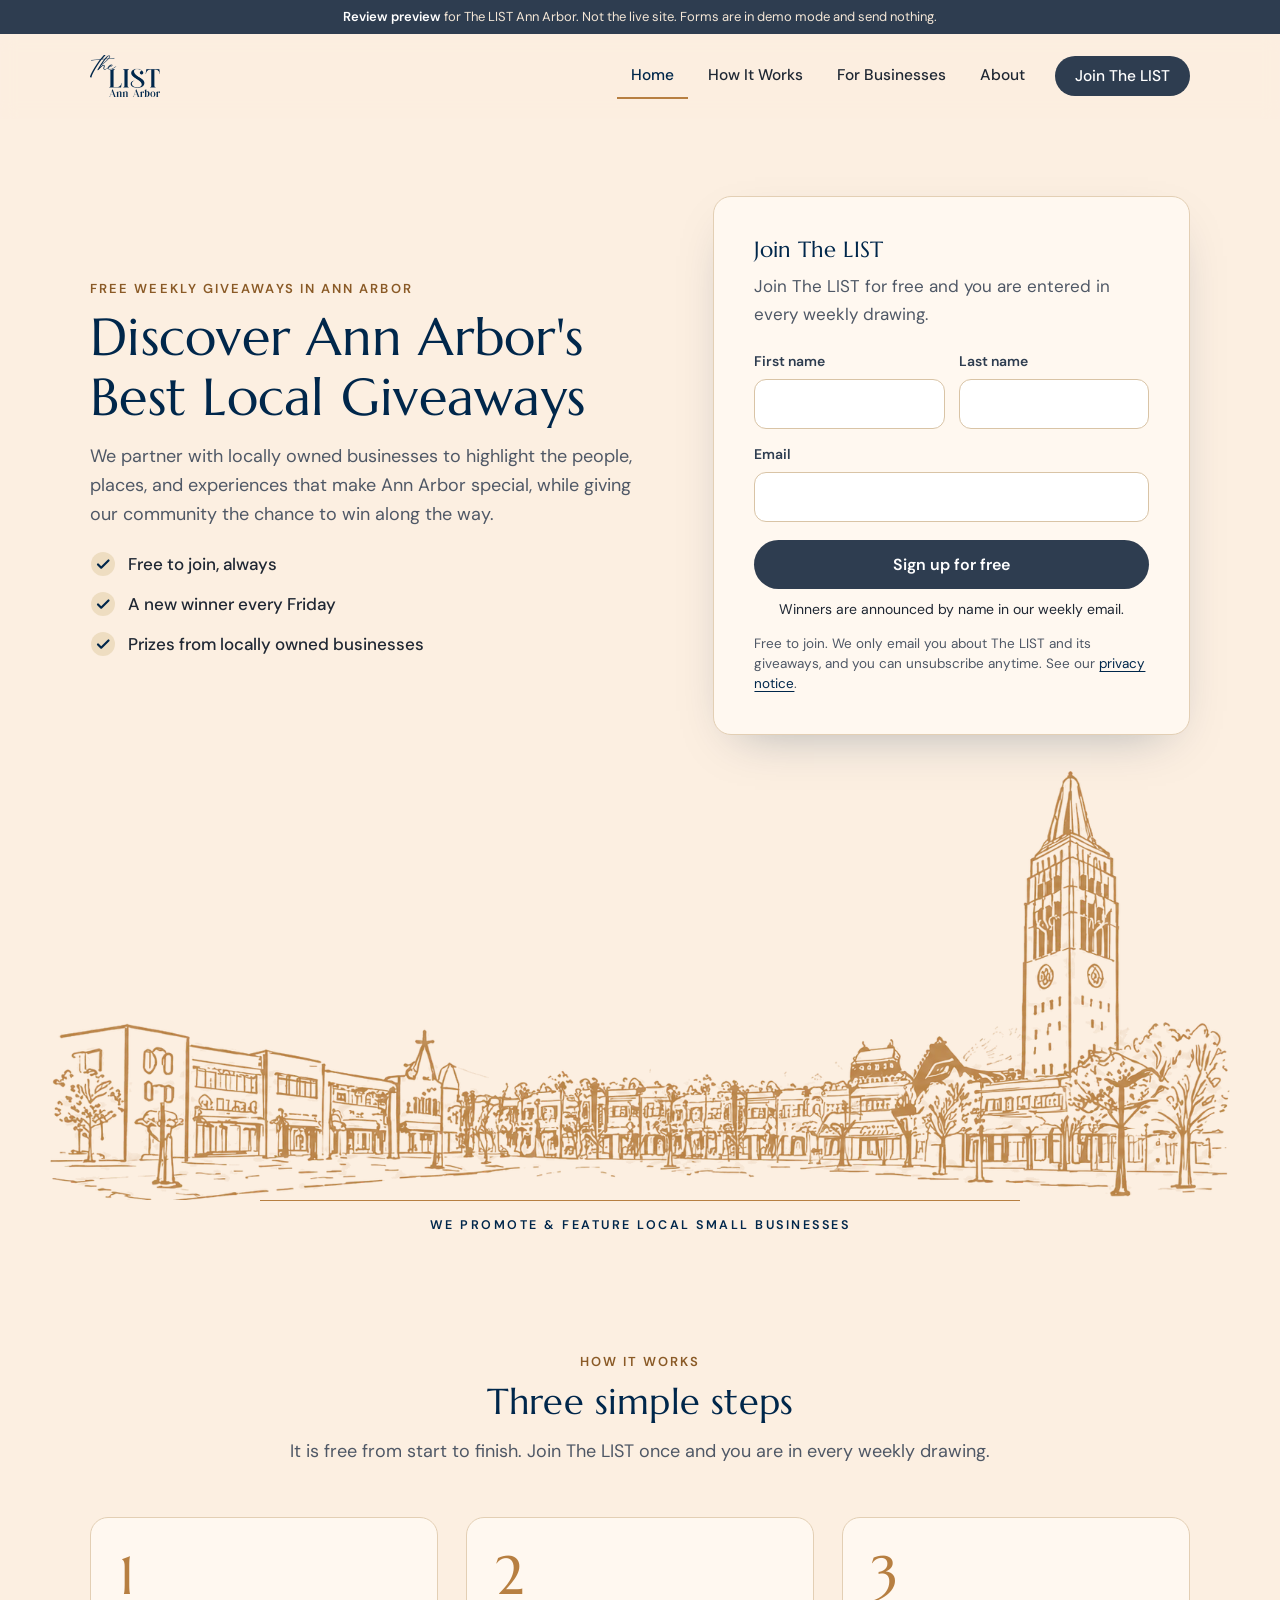
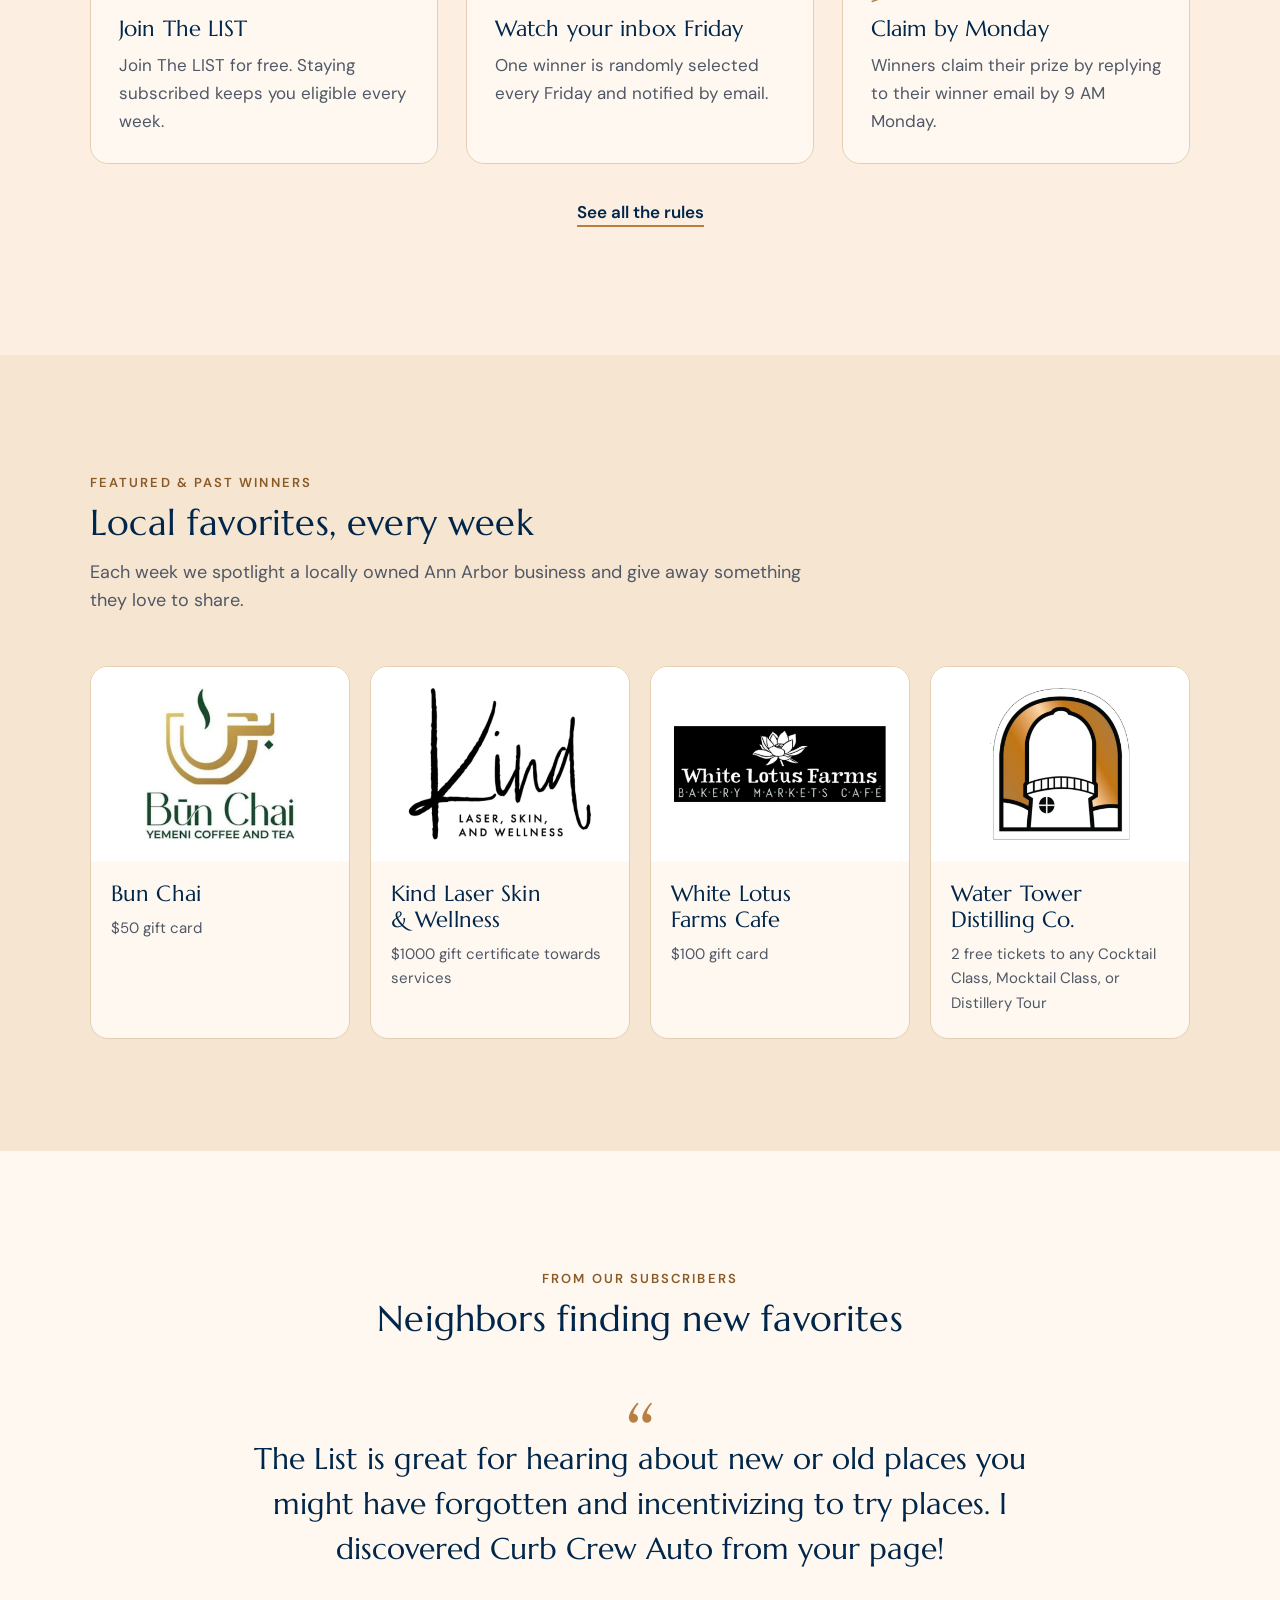
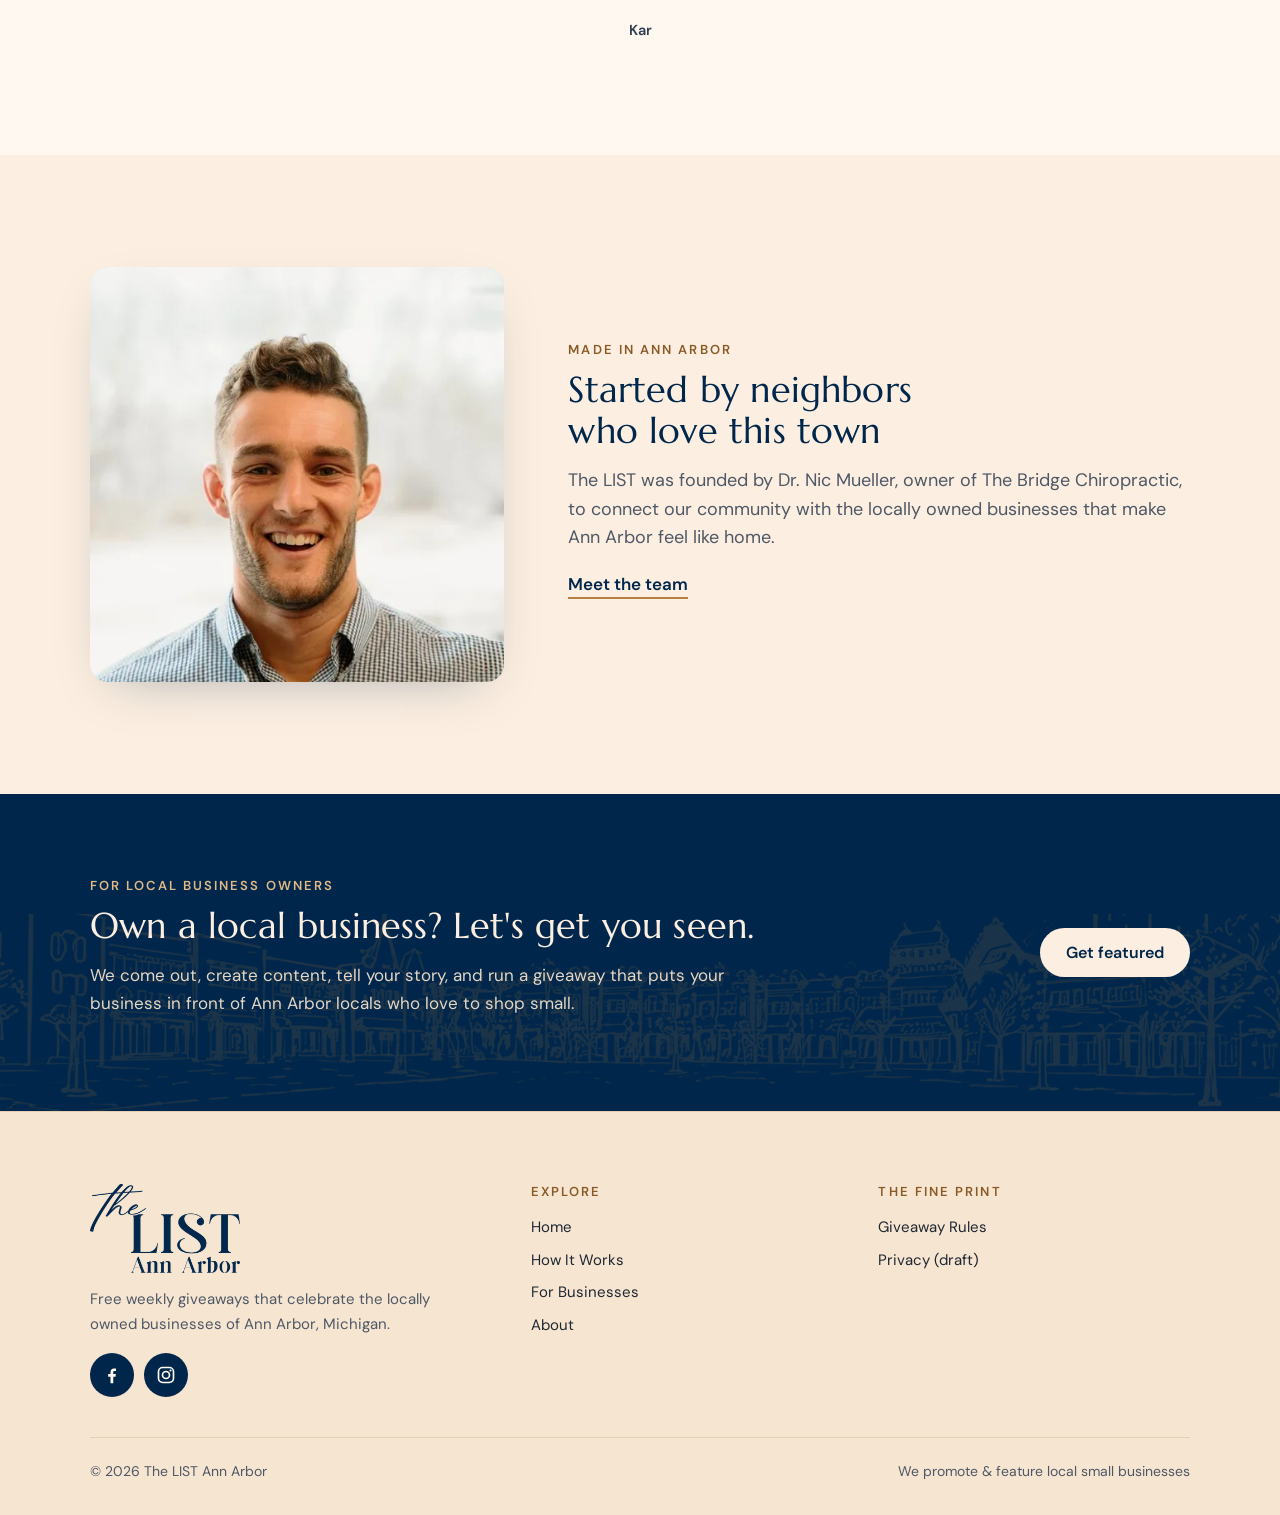
<file: index.html>
<!DOCTYPE html>
<html lang="en">
<head>
<meta charset="utf-8">
<meta name="viewport" content="width=device-width, initial-scale=1">
<meta name="robots" content="noindex, nofollow">
<title>The LIST Ann Arbor | Free Weekly Local Giveaways in Ann Arbor</title>
<meta name="description" content="Join The LIST Ann Arbor for free and win prizes from locally owned Ann Arbor businesses. One winner is drawn every Friday.">
<meta name="theme-color" content="#FCEFE1">
<meta property="og:type" content="website">
<meta property="og:site_name" content="The LIST Ann Arbor">
<meta property="og:title" content="The LIST Ann Arbor | Free Weekly Local Giveaways in Ann Arbor">
<meta property="og:description" content="Join The LIST Ann Arbor for free and win prizes from locally owned Ann Arbor businesses. One winner is drawn every Friday.">
<meta property="og:url" content="https://localember.github.io/the-list-ann-arbor-review/">
<meta property="og:image" content="https://localember.github.io/the-list-ann-arbor-review/assets/img/og-the-list-ann-arbor.jpg">
<meta property="og:image:width" content="1200">
<meta property="og:image:height" content="630">
<meta property="og:image:alt" content="The LIST Ann Arbor logo above a line drawing of downtown Ann Arbor">
<meta name="twitter:card" content="summary_large_image">
<link rel="icon" type="image/png" href="assets/img/favicon-64.png">
<link rel="apple-touch-icon" href="assets/img/apple-touch-icon.png">
<link rel="preconnect" href="https://fonts.googleapis.com">
<link rel="preconnect" href="https://fonts.gstatic.com" crossorigin>
<link href="https://fonts.googleapis.com/css2?family=DM+Sans:opsz,wght@9..40,400;9..40,500;9..40,600&family=Marcellus&display=swap" rel="stylesheet">
<script>document.documentElement.className+=" js";</script>
<link rel="stylesheet" href="assets/site.css">
<script type="application/ld+json">{"@context": "https://schema.org", "@type": "Organization", "@id": "https://www.thelistannarbor.com/#organization", "name": "The LIST Ann Arbor", "alternateName": "The LIST", "url": "https://www.thelistannarbor.com/", "logo": "https://localember.github.io/the-list-ann-arbor-review/assets/img/the-list-logo-navy-560.png", "image": "https://localember.github.io/the-list-ann-arbor-review/assets/img/og-the-list-ann-arbor.jpg", "description": "A free weekly giveaway email list that features and promotes locally owned Ann Arbor businesses.", "areaServed": {"@type": "City", "name": "Ann Arbor", "containedInPlace": {"@type": "State", "name": "Michigan"}}, "founder": {"@type": "Person", "name": "Dr. Nic Mueller"}}</script>
<script type="application/ld+json">{"@context": "https://schema.org", "@type": "WebSite", "name": "The LIST Ann Arbor", "url": "https://www.thelistannarbor.com/", "publisher": {"@id": "https://www.thelistannarbor.com/#organization"}}</script>
</head>
<body>
<a class="skip" href="#main">Skip to content</a>
<div class="preview-bar"><strong>Review preview</strong> for The LIST Ann Arbor. Not the live site. Forms are in demo mode and send nothing.</div>
<header class="site-header">
  <div class="wrap header-row">
    <a class="brand" href="index.html" aria-label="The LIST Ann Arbor, home"><img src="assets/img/the-list-logo-navy-280.webp" srcset="assets/img/the-list-logo-navy-280.webp 280w, assets/img/the-list-logo-navy-560.webp 560w" sizes="70px" width="280" height="167" alt="The LIST Ann Arbor"></a>
    <button class="nav-toggle" type="button" aria-controls="site-nav" aria-expanded="false" aria-label="Open menu"><svg viewBox="0 0 24 24" aria-hidden="true"><path d="M3 6h18M3 12h18M3 18h18" stroke="currentColor" stroke-width="2" stroke-linecap="round"/></svg></button>
    <nav class="nav" id="site-nav" aria-label="Main">
      <a href="index.html" aria-current="page">Home</a>
<a href="how-the-list-works.html">How It Works</a>
<a href="for-businesses.html">For Businesses</a>
<a href="about.html">About</a>
      <a class="btn" href="#join">Join The LIST</a>
    </nav>
  </div>
</header>
<main id="main">
<section class="hero" aria-labelledby="hero-h">
  <div class="wrap hero-grid hero-home">
    <div class="hero-text">
      <span class="eyebrow">Free weekly giveaways in Ann Arbor</span>
      <h1 id="hero-h">Discover Ann Arbor's Best Local Giveaways</h1>
      <p class="lead">We partner with locally owned businesses to highlight the people, places, and experiences that make Ann Arbor special, while giving our community the chance to win along the way.</p>
    </div>
    <ul class="ticks hero-ticks">
        <li><svg viewBox="0 0 26 26" aria-hidden="true"><circle cx="13" cy="13" r="12" fill="#EEDDC1"/><path d="M8 13.5l3.2 3.2L18.5 9.5" fill="none" stroke="#00274B" stroke-width="2.2" stroke-linecap="round" stroke-linejoin="round"/></svg>Free to join, always</li>
        <li><svg viewBox="0 0 26 26" aria-hidden="true"><circle cx="13" cy="13" r="12" fill="#EEDDC1"/><path d="M8 13.5l3.2 3.2L18.5 9.5" fill="none" stroke="#00274B" stroke-width="2.2" stroke-linecap="round" stroke-linejoin="round"/></svg>A new winner every Friday</li>
        <li><svg viewBox="0 0 26 26" aria-hidden="true"><circle cx="13" cy="13" r="12" fill="#EEDDC1"/><path d="M8 13.5l3.2 3.2L18.5 9.5" fill="none" stroke="#00274B" stroke-width="2.2" stroke-linecap="round" stroke-linejoin="round"/></svg>Prizes from locally owned businesses</li>
    </ul>
    <div class="card form-card" id="join">
  <div class="form-body">
    <h2>Join The LIST</h2>
    <p class="form-intro">Join The LIST for free and you are entered in every weekly drawing.</p>
    <!-- LEAD FORM (consumer). PREVIEW: no action, nothing posts. At launch site.js sends this to the GHL webhook (LEAD_WEBHOOK_URL). -->
    <form data-lead-form="consumer" autocomplete="on">
      <input type="hidden" name="source" value="website-signup">
      <div class="hp" aria-hidden="true"><label>Company <input type="text" name="hp_company" tabindex="-1" autocomplete="off"></label></div>
      <div class="form-grid">
        <div class="field"><label for="join-fn">First name</label><input id="join-fn" name="first_name" type="text" autocomplete="given-name" required></div>
        <div class="field"><label for="join-ln">Last name</label><input id="join-ln" name="last_name" type="text" autocomplete="family-name" required></div>
        <div class="field full"><label for="join-em">Email</label><input id="join-em" name="email" type="email" autocomplete="email" inputmode="email" required></div>
      </div>
      <div class="form-actions"><button class="btn" type="submit">Sign up for free</button><p class="claim-note">Winners are announced by name in our weekly email.</p></div>
      <p class="fine">Free to join. We only email you about The LIST and its giveaways, and you can unsubscribe anytime. See our <a href="privacy.html">privacy notice</a>.</p>
    </form>
  </div>
  <div class="form-success" role="status" aria-live="polite">
    <svg viewBox="0 0 56 56" aria-hidden="true"><circle cx="28" cy="28" r="27" fill="#EEDDC1"/><path d="M17 29l7.5 7.5L40 21" fill="none" stroke="#00274B" stroke-width="3.2" stroke-linecap="round" stroke-linejoin="round"/></svg>
    <h3>You are on The LIST!</h3>
    <p>Watch your inbox on Fridays. If you win, reply to your winner email by 9 AM Monday to claim your prize.</p>
    <p class="demo-note">Preview only: this form is in demo mode and nothing was sent.</p>
  </div>
</div>
  </div>
  <div class="skyline">
    <img src="assets/img/ann-arbor-drawing-1600.webp" srcset="assets/img/ann-arbor-drawing-900.webp 900w, assets/img/ann-arbor-drawing-1600.webp 1600w" sizes="(min-width:1400px) 1400px, 100vw" width="1600" height="581" alt="Hand-drawn line illustration of downtown Ann Arbor storefronts and the Burton Memorial Tower">
    <p class="skyline-caption">We promote &amp; feature local small businesses</p>
  </div>
</section>

<section class="section" aria-labelledby="how-h">
  <div class="wrap">
    <div class="section-head center reveal"><span class="eyebrow">How it works</span><h2 id="how-h">Three simple steps</h2><p class="lead">It is free from start to finish. Join The LIST once and you are in every weekly drawing.</p></div>
    <div class="steps">
      <div class="step reveal"><span class="step-num">1</span><h3>Join The LIST</h3><p>Join The LIST for free. Staying subscribed keeps you eligible every week.</p></div>
      <div class="step reveal"><span class="step-num">2</span><h3>Watch your inbox Friday</h3><p>One winner is randomly selected every Friday and notified by email.</p></div>
      <div class="step reveal"><span class="step-num">3</span><h3>Claim by Monday</h3><p>Winners claim their prize by replying to their winner email by 9 AM Monday.</p></div>
    </div>
    <p class="steps-foot center"><a class="text-link" href="how-the-list-works.html#rules">See all the rules</a></p>
  </div>
</section>

<section class="section band-lo" aria-labelledby="feat-h">
  <div class="wrap">
    <div class="section-head reveal"><span class="eyebrow">Featured &amp; past winners</span><h2 id="feat-h">Local favorites, every week</h2><p class="lead">Each week we spotlight a locally owned Ann Arbor business and give away something they love to share.</p></div>
    <div class="featured">
      <article class="feature reveal">
        <div class="feature-art"><img src="assets/img/bun-chai.webp" width="960" height="720" alt="Bun Chai" loading="lazy"></div>
        <div class="feature-body"><h3>Bun Chai</h3><p>$50 gift card</p></div>
      </article>
      <article class="feature reveal">
        <div class="feature-art"><img src="assets/img/kind-laser-skin.webp" width="960" height="720" alt="Kind Laser Skin &amp; Wellness" loading="lazy"></div>
        <div class="feature-body"><h3>Kind Laser Skin &amp; Wellness</h3><p>$1000 gift certificate towards services</p></div>
      </article>
      <article class="feature reveal">
        <div class="feature-art"><img src="assets/img/white-lotus-farms-cafe.webp" width="960" height="720" alt="White Lotus Farms Cafe" loading="lazy"></div>
        <div class="feature-body"><h3>White Lotus Farms Cafe</h3><p>$100 gift card</p></div>
      </article>
      <article class="feature reveal">
        <div class="feature-art"><img src="assets/img/water-tower-distilling.webp" width="960" height="720" alt="Water Tower Distilling Co." loading="lazy"></div>
        <div class="feature-body"><h3>Water Tower Distilling Co.</h3><p>2 free tickets to any Cocktail Class, Mocktail Class, or Distillery Tour</p></div>
      </article>
    </div>
  </div>
</section>

<section class="section band-hi" aria-labelledby="quotes-h">
  <div class="wrap">
    <div class="section-head center reveal"><span class="eyebrow">From our subscribers</span><h2 id="quotes-h">Neighbors finding new favorites</h2></div>
    <figure class="quote quote-solo reveal"><blockquote><p>The List is great for hearing about new or old places you might have forgotten and incentivizing to try places. I discovered Curb Crew Auto from your page!</p></blockquote><figcaption>Kar</figcaption></figure>
  </div>
</section>

<section class="section" aria-labelledby="team-h">
  <div class="wrap split">
    <div class="portrait reveal"><img src="assets/img/dr-nic-mueller-500.webp" srcset="assets/img/dr-nic-mueller-320.webp 320w, assets/img/dr-nic-mueller-500.webp 500w" sizes="(max-width:900px) 360px, 420px" width="500" height="500" alt="Dr. Nic Mueller, founder of The LIST Ann Arbor" loading="lazy"></div>
    <div class="reveal">
      <span class="eyebrow">Made in Ann Arbor</span>
      <h2 id="team-h">Started by neighbors who love this town</h2>
      <p class="lead">The LIST was founded by Dr. Nic Mueller, owner of The Bridge Chiropractic, to connect our community with the locally owned businesses that make Ann Arbor feel like home.</p>
      <p><a class="text-link" href="about.html">Meet the team</a></p>
    </div>
  </div>
</section>

<section class="section-tight biz-band" aria-labelledby="biz-h">
  <div class="wrap biz-grid">
    <div>
      <span class="eyebrow">For local business owners</span>
      <h2 id="biz-h">Own a local business? Let's get you seen.</h2>
      <p>We come out, create content, tell your story, and run a giveaway that puts your business in front of Ann Arbor locals who love to shop small.</p>
    </div>
    <a class="btn btn-cream" href="for-businesses.html">Get featured</a>
  </div>
</section>
</main>
<footer class="site-footer">
  <div class="wrap">
    <div class="foot-grid">
      <div class="foot-brand">
        <img src="assets/img/the-list-logo-navy-280.webp" width="280" height="167" alt="The LIST Ann Arbor" loading="lazy">
        <p>Free weekly giveaways that celebrate the locally owned businesses of Ann Arbor, Michigan.</p>
        <ul class="social" aria-label="Follow The LIST Ann Arbor">
          <li><a href="https://www.facebook.com/profile.php?id=61572374563924" target="_blank" rel="noopener noreferrer" aria-label="The LIST Ann Arbor on Facebook"><svg viewBox="0 0 24 24" aria-hidden="true" focusable="false"><path fill="currentColor" d="M13.5 22v-8h2.7l.4-3.2h-3.1V8.8c0-.9.3-1.6 1.6-1.6h1.7V4.4c-.3 0-1.3-.1-2.5-.1-2.5 0-4.1 1.5-4.1 4.2v2.3H7.4V14h2.8v8z"/></svg></a></li>
          <li><a href="https://www.instagram.com/thelist_annarbor/" target="_blank" rel="noopener noreferrer" aria-label="The LIST Ann Arbor on Instagram"><svg viewBox="0 0 24 24" aria-hidden="true" focusable="false"><rect x="3" y="3" width="18" height="18" rx="5" fill="none" stroke="currentColor" stroke-width="2"/><circle cx="12" cy="12" r="4.2" fill="none" stroke="currentColor" stroke-width="2"/><circle cx="17.4" cy="6.6" r="1.3" fill="currentColor"/></svg></a></li>
        </ul>
      </div>
      <div>
        <h2>Explore</h2>
        <ul>
          <li><a href="index.html">Home</a></li>
          <li><a href="how-the-list-works.html">How It Works</a></li>
          <li><a href="for-businesses.html">For Businesses</a></li>
          <li><a href="about.html">About</a></li>
        </ul>
      </div>
      <div>
        <h2>The fine print</h2>
        <ul>
          <li><a href="how-the-list-works.html#rules">Giveaway Rules</a></li>
          <li><a href="privacy.html">Privacy (draft)</a></li>
        </ul>
        <!-- PLACEHOLDER: a contact email goes here once The LIST provides it. -->
      </div>
    </div>
    <div class="foot-bottom">
      <span>&copy; 2026 The LIST Ann Arbor</span>
      <span>We promote &amp; feature local small businesses</span>
    </div>
  </div>
</footer>
<script src="assets/site.js" defer></script>
</body>
</html>
</file>
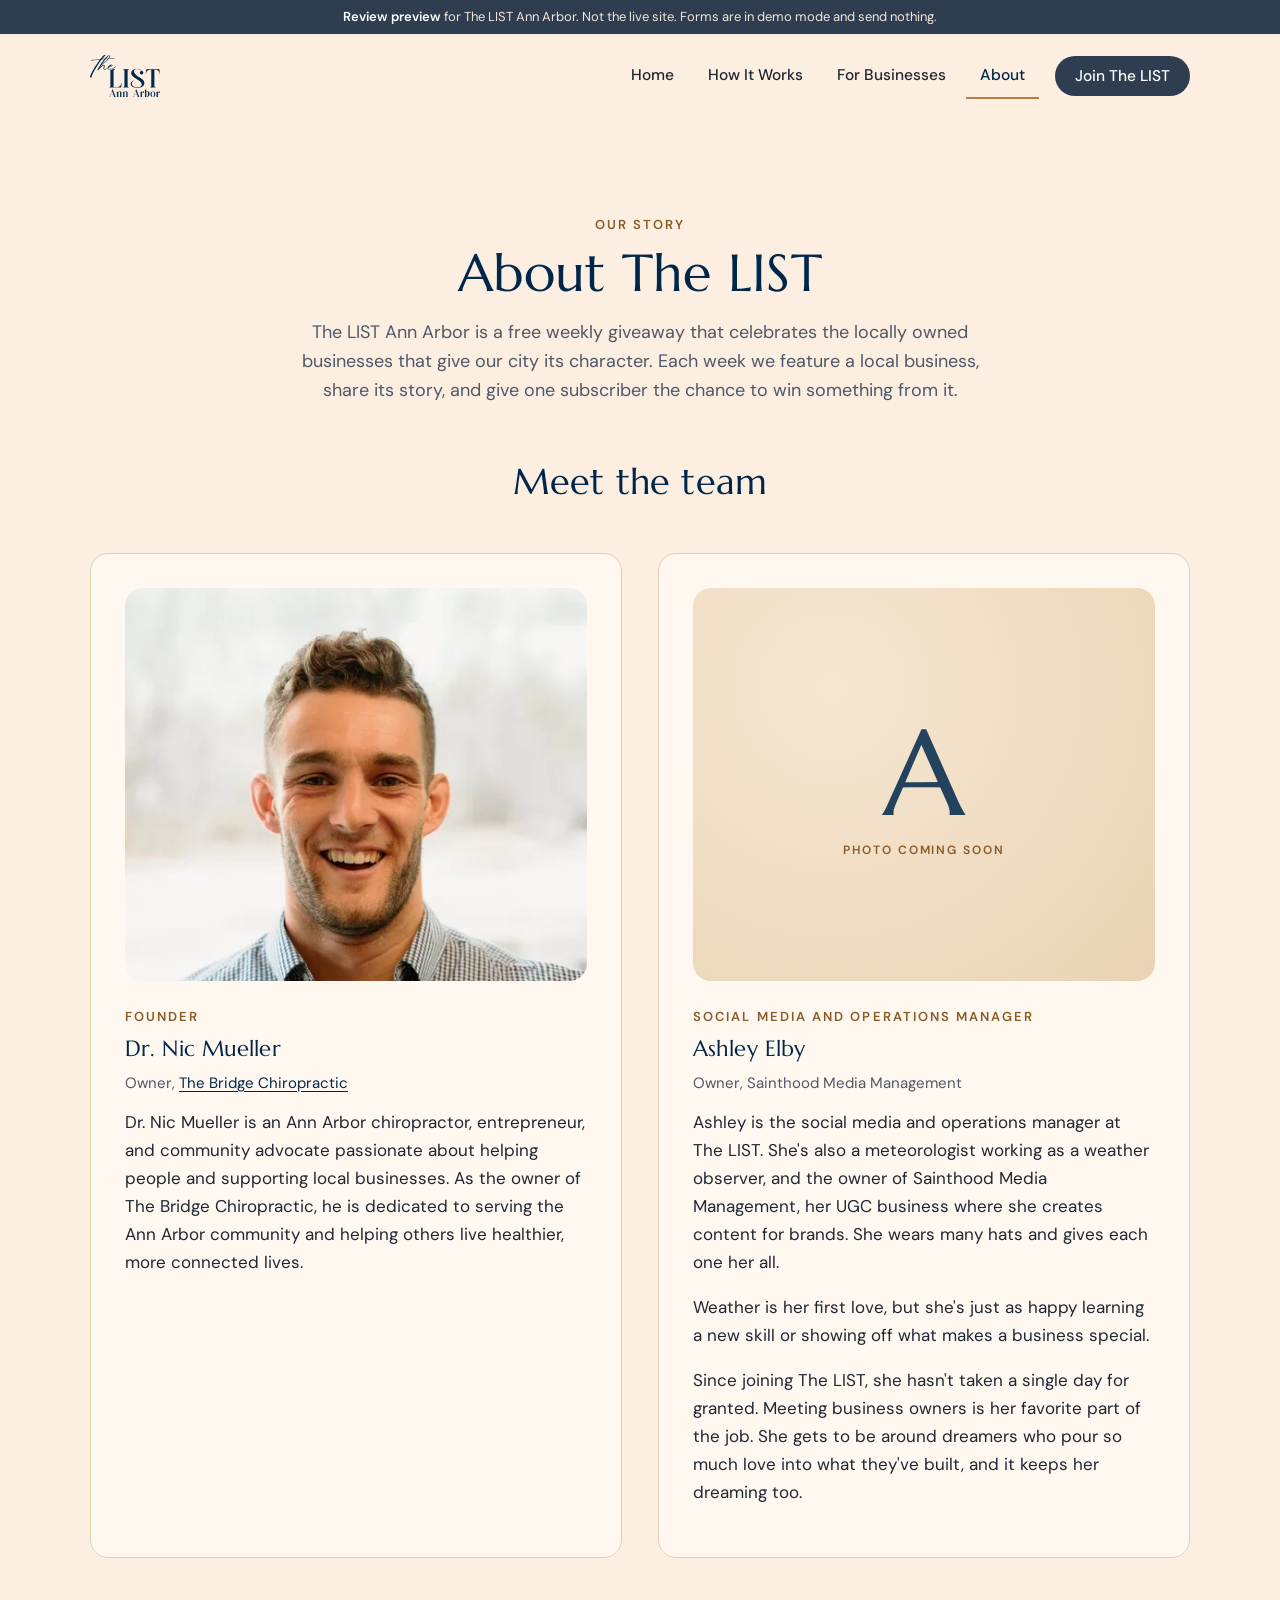
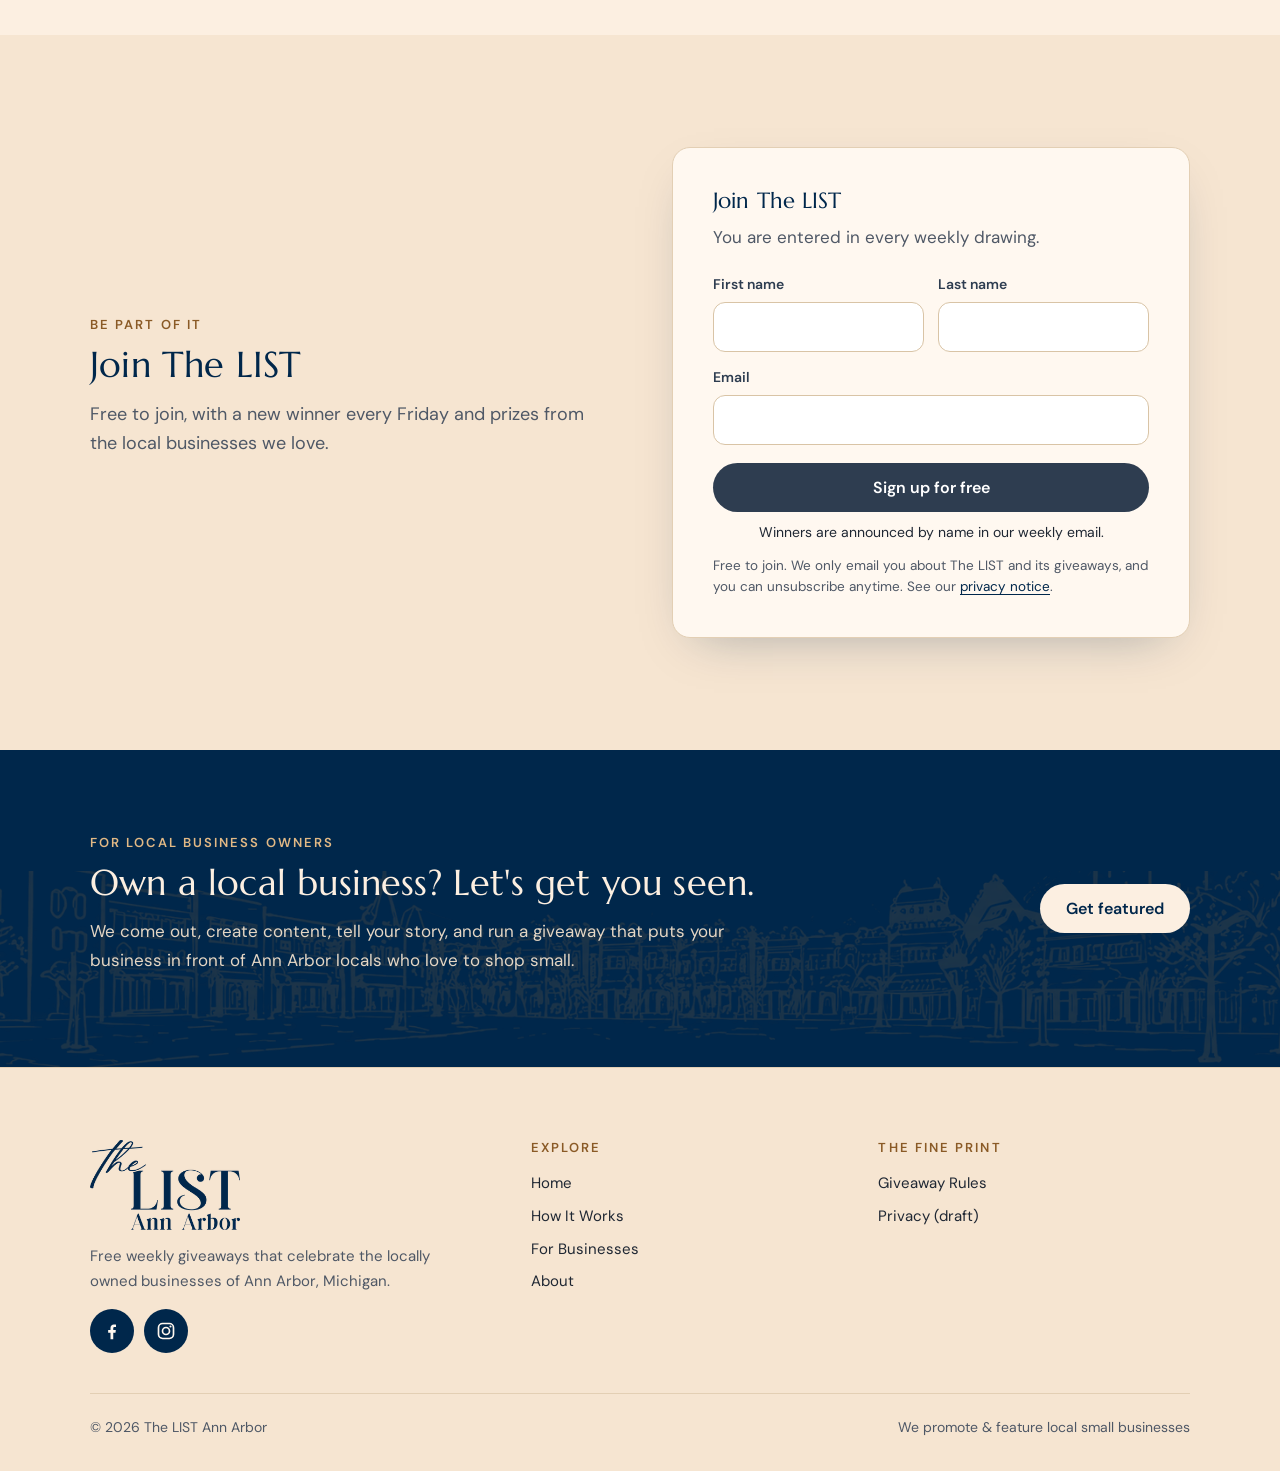
<file: about.html>
<!DOCTYPE html>
<html lang="en">
<head>
<meta charset="utf-8">
<meta name="viewport" content="width=device-width, initial-scale=1">
<meta name="robots" content="noindex, nofollow">
<title>About Us | Meet the Team | The LIST Ann Arbor</title>
<meta name="description" content="Meet the people behind The LIST Ann Arbor, the free weekly giveaway founded by Dr. Nic Mueller to celebrate locally owned Ann Arbor businesses.">
<meta name="theme-color" content="#FCEFE1">
<meta property="og:type" content="website">
<meta property="og:site_name" content="The LIST Ann Arbor">
<meta property="og:title" content="About Us | Meet the Team | The LIST Ann Arbor">
<meta property="og:description" content="Meet the people behind The LIST Ann Arbor, the free weekly giveaway founded by Dr. Nic Mueller to celebrate locally owned Ann Arbor businesses.">
<meta property="og:url" content="https://localember.github.io/the-list-ann-arbor-review/about.html">
<meta property="og:image" content="https://localember.github.io/the-list-ann-arbor-review/assets/img/og-the-list-ann-arbor.jpg">
<meta property="og:image:width" content="1200">
<meta property="og:image:height" content="630">
<meta property="og:image:alt" content="The LIST Ann Arbor logo above a line drawing of downtown Ann Arbor">
<meta name="twitter:card" content="summary_large_image">
<link rel="icon" type="image/png" href="assets/img/favicon-64.png">
<link rel="apple-touch-icon" href="assets/img/apple-touch-icon.png">
<link rel="preconnect" href="https://fonts.googleapis.com">
<link rel="preconnect" href="https://fonts.gstatic.com" crossorigin>
<link href="https://fonts.googleapis.com/css2?family=DM+Sans:opsz,wght@9..40,400;9..40,500;9..40,600&family=Marcellus&display=swap" rel="stylesheet">
<script>document.documentElement.className+=" js";</script>
<link rel="stylesheet" href="assets/site.css">
<script type="application/ld+json">{"@context": "https://schema.org", "@type": "Organization", "@id": "https://www.thelistannarbor.com/#organization", "name": "The LIST Ann Arbor", "alternateName": "The LIST", "url": "https://www.thelistannarbor.com/", "logo": "https://localember.github.io/the-list-ann-arbor-review/assets/img/the-list-logo-navy-560.png", "image": "https://localember.github.io/the-list-ann-arbor-review/assets/img/og-the-list-ann-arbor.jpg", "description": "A free weekly giveaway email list that features and promotes locally owned Ann Arbor businesses.", "areaServed": {"@type": "City", "name": "Ann Arbor", "containedInPlace": {"@type": "State", "name": "Michigan"}}, "founder": {"@type": "Person", "name": "Dr. Nic Mueller"}}</script>
<script type="application/ld+json">{"@context": "https://schema.org", "@type": "Person", "name": "Dr. Nic Mueller", "jobTitle": "Founder", "image": "https://localember.github.io/the-list-ann-arbor-review/assets/img/dr-nic-mueller-500.webp", "worksFor": [{"@id": "https://www.thelistannarbor.com/#organization"}, {"@type": "MedicalBusiness", "name": "The Bridge Chiropractic", "url": "https://www.thebridgechiro.com/"}]}</script>
</head>
<body>
<a class="skip" href="#main">Skip to content</a>
<div class="preview-bar"><strong>Review preview</strong> for The LIST Ann Arbor. Not the live site. Forms are in demo mode and send nothing.</div>
<header class="site-header">
  <div class="wrap header-row">
    <a class="brand" href="index.html" aria-label="The LIST Ann Arbor, home"><img src="assets/img/the-list-logo-navy-280.webp" srcset="assets/img/the-list-logo-navy-280.webp 280w, assets/img/the-list-logo-navy-560.webp 560w" sizes="70px" width="280" height="167" alt="The LIST Ann Arbor"></a>
    <button class="nav-toggle" type="button" aria-controls="site-nav" aria-expanded="false" aria-label="Open menu"><svg viewBox="0 0 24 24" aria-hidden="true"><path d="M3 6h18M3 12h18M3 18h18" stroke="currentColor" stroke-width="2" stroke-linecap="round"/></svg></button>
    <nav class="nav" id="site-nav" aria-label="Main">
      <a href="index.html">Home</a>
<a href="how-the-list-works.html">How It Works</a>
<a href="for-businesses.html">For Businesses</a>
<a href="about.html" aria-current="page">About</a>
      <a class="btn" href="index.html#join">Join The LIST</a>
    </nav>
  </div>
</header>
<main id="main">
<section class="hero-simple" aria-labelledby="h1">
  <div class="wrap narrow center">
    <span class="eyebrow">Our story</span>
    <h1 id="h1">About The LIST</h1>
    <!-- PLACEHOLDER ABOUT TEXT: Ashley will send the real About description. This is drawn from the existing site copy. -->
    <p class="lead">The LIST Ann Arbor is a free weekly giveaway that celebrates the locally owned businesses that give our city its character. Each week we feature a local business, share its story, and give one subscriber the chance to win something from it.</p>
  </div>
</section>

<section class="section-tight" aria-labelledby="team-h" style="padding-top:0">
  <div class="wrap">
    <h2 id="team-h" class="section-head center">Meet the team</h2>
    <div class="people">
      <article class="person reveal">
        <!-- Headshot from the current site. Professional headshots are planned and will replace this. -->
        <div class="portrait"><img src="assets/img/dr-nic-mueller-500.webp" srcset="assets/img/dr-nic-mueller-320.webp 320w, assets/img/dr-nic-mueller-500.webp 500w" sizes="(max-width:900px) 92vw, 540px" width="500" height="500" alt="Dr. Nic Mueller smiling" loading="lazy"></div>
        <div>
          <p class="role">Founder</p>
          <h3>Dr. Nic Mueller</h3>
          <p class="sub">Owner, <a href="https://www.thebridgechiro.com/" rel="noopener">The Bridge Chiropractic</a></p>
          <p>Dr. Nic Mueller is an Ann Arbor chiropractor, entrepreneur, and community advocate passionate about helping people and supporting local businesses. As the owner of The Bridge Chiropractic, he is dedicated to serving the Ann Arbor community and helping others live healthier, more connected lives.</p>
        </div>
      </article>
      <article class="person reveal">
        <!-- PLACEHOLDER: Ashley's headshot is still coming. Monogram stands in for the photo. -->
        <div class="portrait monogram" role="img" aria-label="Photo of Ashley Elby coming soon"><div><span aria-hidden="true">A</span><small>Photo coming soon</small></div></div>
        <div>
          <p class="role">Social Media and Operations Manager</p>
          <h3>Ashley Elby</h3>
          <p class="sub">Owner, Sainthood Media Management</p>
          <p>Ashley is the social media and operations manager at The LIST. She's also a meteorologist working as a weather observer, and the owner of Sainthood Media Management, her UGC business where she creates content for brands. She wears many hats and gives each one her all.</p>
          <p>Weather is her first love, but she's just as happy learning a new skill or showing off what makes a business special.</p>
          <p>Since joining The LIST, she hasn't taken a single day for granted. Meeting business owners is her favorite part of the job. She gets to be around dreamers who pour so much love into what they've built, and it keeps her dreaming too.</p>
        </div>
      </article>
    </div>
  </div>
</section>

<section class="section band-lo" aria-labelledby="joinabout-h">
  <div class="wrap split split-even">
    <div class="reveal">
      <span class="eyebrow">Be part of it</span>
      <h2 id="joinabout-h">Join The LIST</h2>
      <p class="lead">Free to join, with a new winner every Friday and prizes from the local businesses we love.</p>
    </div>
    <div class="card form-card" id="join-about">
  <div class="form-body">
    <h3>Join The LIST</h3>
    <p class="form-intro">You are entered in every weekly drawing.</p>
    <!-- LEAD FORM (consumer). PREVIEW: no action, nothing posts. At launch site.js sends this to the GHL webhook (LEAD_WEBHOOK_URL). -->
    <form data-lead-form="consumer" autocomplete="on">
      <input type="hidden" name="source" value="website-signup">
      <div class="hp" aria-hidden="true"><label>Company <input type="text" name="hp_company" tabindex="-1" autocomplete="off"></label></div>
      <div class="form-grid">
        <div class="field"><label for="join-about-fn">First name</label><input id="join-about-fn" name="first_name" type="text" autocomplete="given-name" required></div>
        <div class="field"><label for="join-about-ln">Last name</label><input id="join-about-ln" name="last_name" type="text" autocomplete="family-name" required></div>
        <div class="field full"><label for="join-about-em">Email</label><input id="join-about-em" name="email" type="email" autocomplete="email" inputmode="email" required></div>
      </div>
      <div class="form-actions"><button class="btn" type="submit">Sign up for free</button><p class="claim-note">Winners are announced by name in our weekly email.</p></div>
      <p class="fine">Free to join. We only email you about The LIST and its giveaways, and you can unsubscribe anytime. See our <a href="privacy.html">privacy notice</a>.</p>
    </form>
  </div>
  <div class="form-success" role="status" aria-live="polite">
    <svg viewBox="0 0 56 56" aria-hidden="true"><circle cx="28" cy="28" r="27" fill="#EEDDC1"/><path d="M17 29l7.5 7.5L40 21" fill="none" stroke="#00274B" stroke-width="3.2" stroke-linecap="round" stroke-linejoin="round"/></svg>
    <h3>You are on The LIST!</h3>
    <p>Watch your inbox on Fridays. If you win, reply to your winner email by 9 AM Monday to claim your prize.</p>
    <p class="demo-note">Preview only: this form is in demo mode and nothing was sent.</p>
  </div>
</div>
  </div>
</section>

<section class="section-tight biz-band" aria-labelledby="biz-h">
  <div class="wrap biz-grid">
    <div>
      <span class="eyebrow">For local business owners</span>
      <h2 id="biz-h">Own a local business? Let's get you seen.</h2>
      <p>We come out, create content, tell your story, and run a giveaway that puts your business in front of Ann Arbor locals who love to shop small.</p>
    </div>
    <a class="btn btn-cream" href="for-businesses.html">Get featured</a>
  </div>
</section>
</main>
<footer class="site-footer">
  <div class="wrap">
    <div class="foot-grid">
      <div class="foot-brand">
        <img src="assets/img/the-list-logo-navy-280.webp" width="280" height="167" alt="The LIST Ann Arbor" loading="lazy">
        <p>Free weekly giveaways that celebrate the locally owned businesses of Ann Arbor, Michigan.</p>
        <ul class="social" aria-label="Follow The LIST Ann Arbor">
          <li><a href="https://www.facebook.com/profile.php?id=61572374563924" target="_blank" rel="noopener noreferrer" aria-label="The LIST Ann Arbor on Facebook"><svg viewBox="0 0 24 24" aria-hidden="true" focusable="false"><path fill="currentColor" d="M13.5 22v-8h2.7l.4-3.2h-3.1V8.8c0-.9.3-1.6 1.6-1.6h1.7V4.4c-.3 0-1.3-.1-2.5-.1-2.5 0-4.1 1.5-4.1 4.2v2.3H7.4V14h2.8v8z"/></svg></a></li>
          <li><a href="https://www.instagram.com/thelist_annarbor/" target="_blank" rel="noopener noreferrer" aria-label="The LIST Ann Arbor on Instagram"><svg viewBox="0 0 24 24" aria-hidden="true" focusable="false"><rect x="3" y="3" width="18" height="18" rx="5" fill="none" stroke="currentColor" stroke-width="2"/><circle cx="12" cy="12" r="4.2" fill="none" stroke="currentColor" stroke-width="2"/><circle cx="17.4" cy="6.6" r="1.3" fill="currentColor"/></svg></a></li>
        </ul>
      </div>
      <div>
        <h2>Explore</h2>
        <ul>
          <li><a href="index.html">Home</a></li>
          <li><a href="how-the-list-works.html">How It Works</a></li>
          <li><a href="for-businesses.html">For Businesses</a></li>
          <li><a href="about.html">About</a></li>
        </ul>
      </div>
      <div>
        <h2>The fine print</h2>
        <ul>
          <li><a href="how-the-list-works.html#rules">Giveaway Rules</a></li>
          <li><a href="privacy.html">Privacy (draft)</a></li>
        </ul>
        <!-- PLACEHOLDER: a contact email goes here once The LIST provides it. -->
      </div>
    </div>
    <div class="foot-bottom">
      <span>&copy; 2026 The LIST Ann Arbor</span>
      <span>We promote &amp; feature local small businesses</span>
    </div>
  </div>
</footer>
<script src="assets/site.js" defer></script>
</body>
</html>
</file>
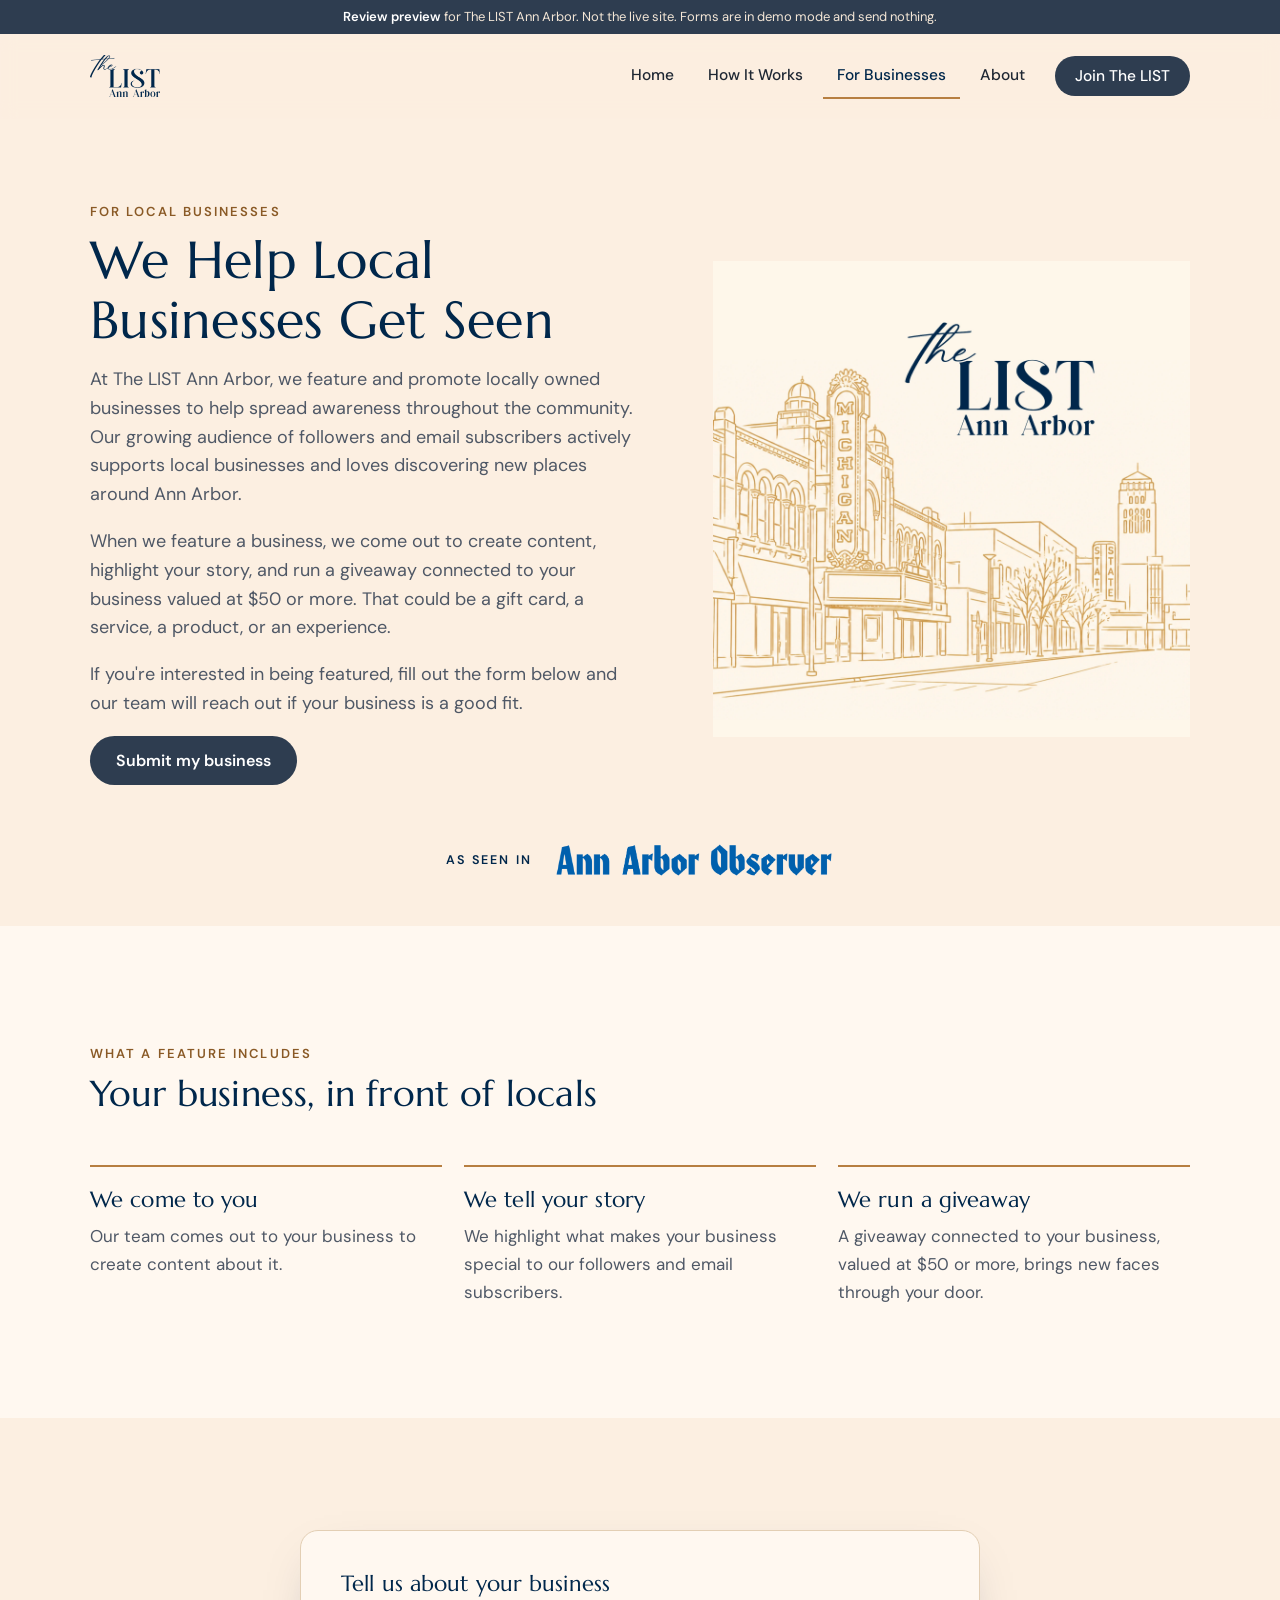
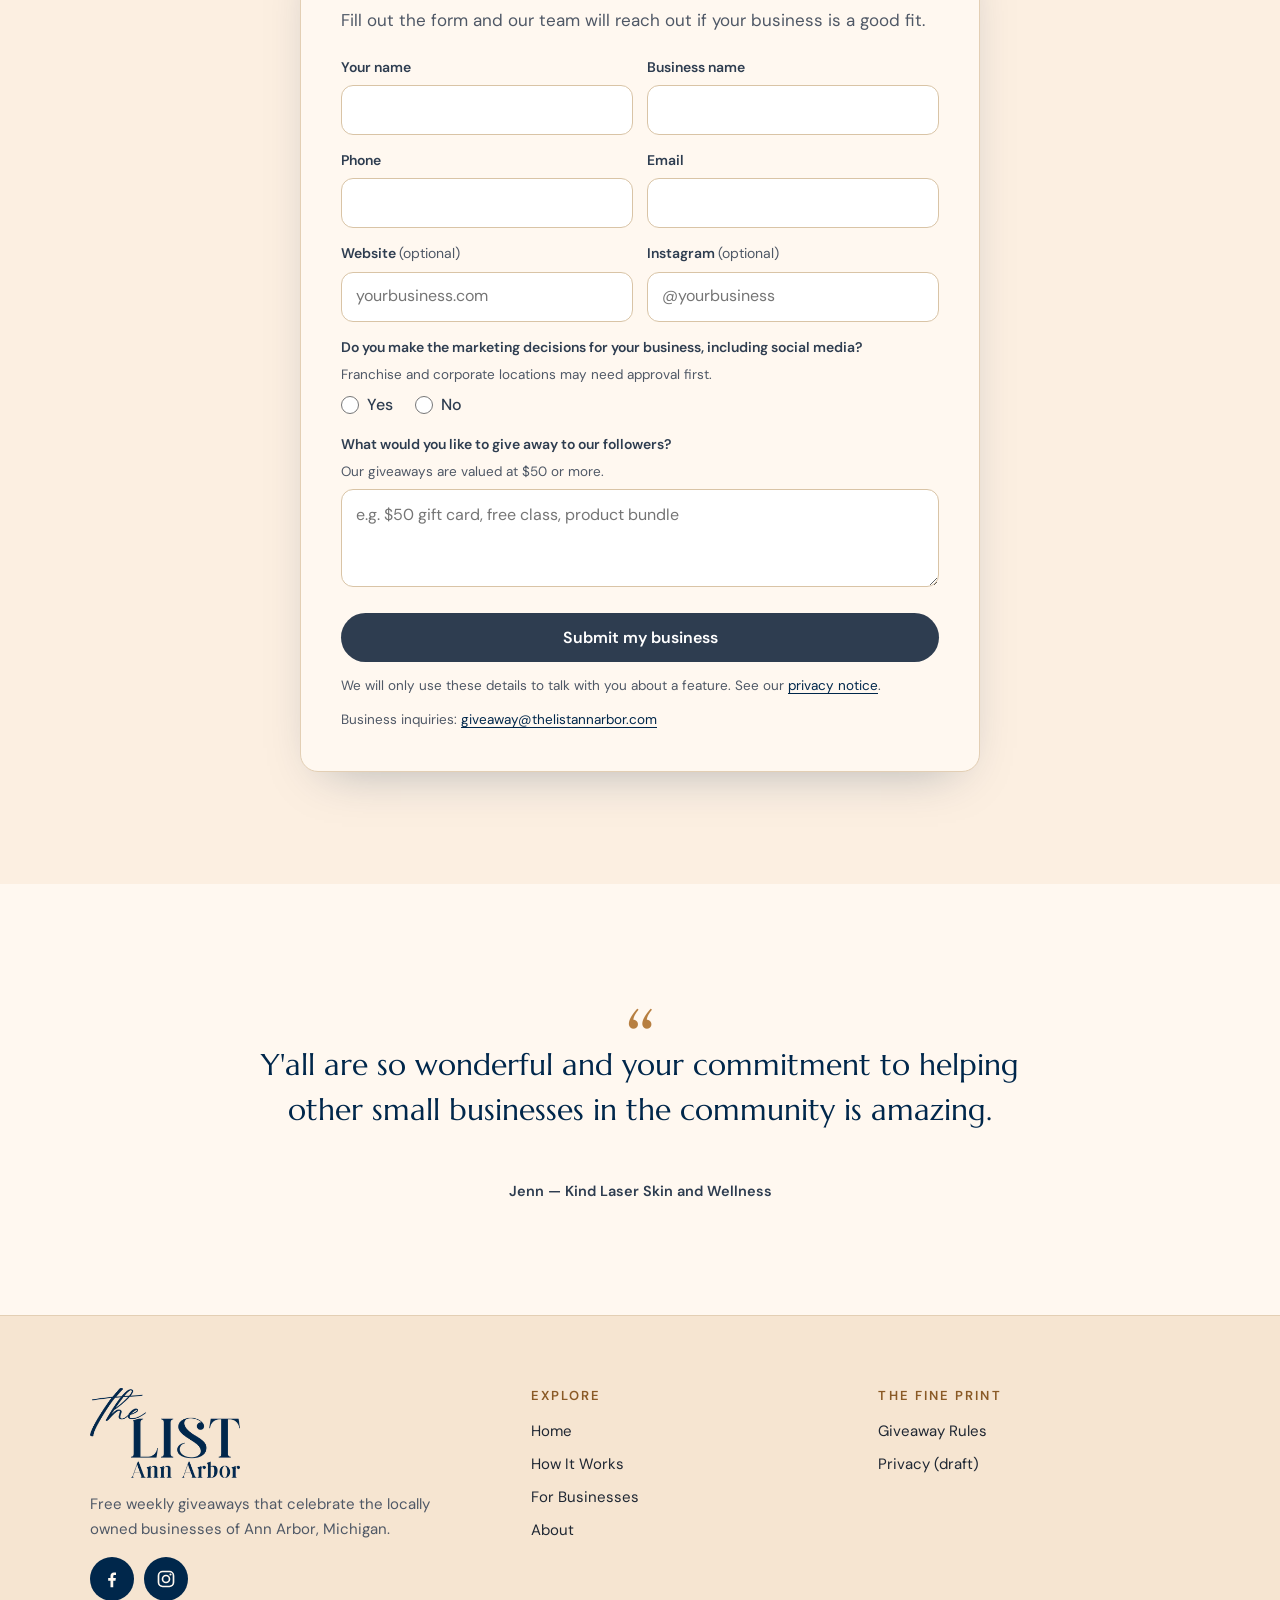
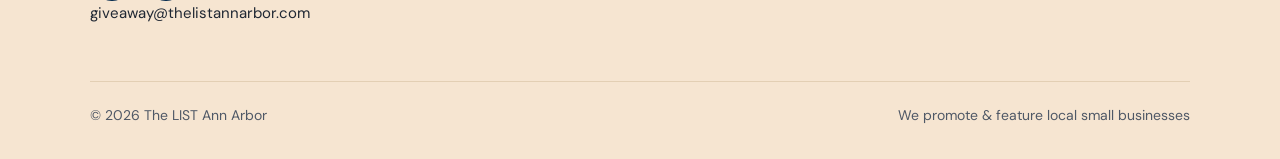
<file: for-businesses.html>
<!DOCTYPE html>
<html lang="en">
<head>
<meta charset="utf-8">
<meta name="viewport" content="width=device-width, initial-scale=1">
<meta name="robots" content="noindex, nofollow">
<title>Get Your Business Featured | For Businesses | The LIST Ann Arbor</title>
<meta name="description" content="Locally owned Ann Arbor business? The LIST Ann Arbor creates content, tells your story and runs a giveaway for our subscribers. Apply to be featured.">
<meta name="theme-color" content="#FCEFE1">
<meta property="og:type" content="website">
<meta property="og:site_name" content="The LIST Ann Arbor">
<meta property="og:title" content="Get Your Business Featured | For Businesses | The LIST Ann Arbor">
<meta property="og:description" content="Locally owned Ann Arbor business? The LIST Ann Arbor creates content, tells your story and runs a giveaway for our subscribers. Apply to be featured.">
<meta property="og:url" content="https://localember.github.io/the-list-ann-arbor-review/for-businesses.html">
<meta property="og:image" content="https://localember.github.io/the-list-ann-arbor-review/assets/img/og-the-list-ann-arbor.jpg">
<meta property="og:image:width" content="1200">
<meta property="og:image:height" content="630">
<meta property="og:image:alt" content="The LIST Ann Arbor logo above a line drawing of downtown Ann Arbor">
<meta name="twitter:card" content="summary_large_image">
<link rel="icon" type="image/png" href="assets/img/favicon-64.png">
<link rel="apple-touch-icon" href="assets/img/apple-touch-icon.png">
<link rel="preconnect" href="https://fonts.googleapis.com">
<link rel="preconnect" href="https://fonts.gstatic.com" crossorigin>
<link href="https://fonts.googleapis.com/css2?family=DM+Sans:opsz,wght@9..40,400;9..40,500;9..40,600&family=Marcellus&display=swap" rel="stylesheet">
<script>document.documentElement.className+=" js";</script>
<link rel="stylesheet" href="assets/site.css">
<script type="application/ld+json">{"@context": "https://schema.org", "@type": "Organization", "@id": "https://www.thelistannarbor.com/#organization", "name": "The LIST Ann Arbor", "alternateName": "The LIST", "url": "https://www.thelistannarbor.com/", "logo": "https://localember.github.io/the-list-ann-arbor-review/assets/img/the-list-logo-navy-560.png", "image": "https://localember.github.io/the-list-ann-arbor-review/assets/img/og-the-list-ann-arbor.jpg", "description": "A free weekly giveaway email list that features and promotes locally owned Ann Arbor businesses.", "areaServed": {"@type": "City", "name": "Ann Arbor", "containedInPlace": {"@type": "State", "name": "Michigan"}}, "founder": {"@type": "Person", "name": "Dr. Nic Mueller"}}</script>
</head>
<body>
<a class="skip" href="#main">Skip to content</a>
<div class="preview-bar"><strong>Review preview</strong> for The LIST Ann Arbor. Not the live site. Forms are in demo mode and send nothing.</div>
<header class="site-header">
  <div class="wrap header-row">
    <a class="brand" href="index.html" aria-label="The LIST Ann Arbor, home"><img src="assets/img/the-list-logo-navy-280.webp" srcset="assets/img/the-list-logo-navy-280.webp 280w, assets/img/the-list-logo-navy-560.webp 560w" sizes="70px" width="280" height="167" alt="The LIST Ann Arbor"></a>
    <button class="nav-toggle" type="button" aria-controls="site-nav" aria-expanded="false" aria-label="Open menu"><svg viewBox="0 0 24 24" aria-hidden="true"><path d="M3 6h18M3 12h18M3 18h18" stroke="currentColor" stroke-width="2" stroke-linecap="round"/></svg></button>
    <nav class="nav" id="site-nav" aria-label="Main">
      <a href="index.html">Home</a>
<a href="how-the-list-works.html">How It Works</a>
<a href="for-businesses.html" aria-current="page">For Businesses</a>
<a href="about.html">About</a>
      <a class="btn" href="index.html#join">Join The LIST</a>
    </nav>
  </div>
</header>
<main id="main">
<section class="hero" aria-labelledby="h1" style="padding-bottom:clamp(20px,3vw,32px)">
  <div class="wrap hero-grid">
    <div>
      <span class="eyebrow">For local businesses</span>
      <h1 id="h1">We Help Local Businesses Get Seen</h1>
      <p class="lead">At The LIST Ann Arbor, we feature and promote locally owned businesses to help spread awareness throughout the community. Our growing audience of followers and email subscribers actively supports local businesses and loves discovering new places around Ann Arbor.</p>
      <p class="lead">When we feature a business, we come out to create content, highlight your story, and run a giveaway connected to your business valued at $50 or more. That could be a gift card, a service, a product, or an experience.</p>
      <p class="lead">If you're interested in being featured, fill out the form below and our team will reach out if your business is a good fit.</p>
      <p class="hero-ctas"><a class="btn" href="#apply">Submit my business</a></p>
    </div>
    <figure class="hero-art reveal">
      <img src="assets/img/for-businesses-hero.webp" width="2000" height="2000" alt="The LIST Ann Arbor illustration of the Michigan and State theaters">
    </figure>
  </div>
</section>

<section class="as-seen" aria-label="As seen in">
  <div class="wrap as-seen-row">
    <p class="as-seen-label">As seen in</p>
    <a href="https://annarborobserver.com/the-list-is-a-launchpad/" target="_blank" rel="noopener"><img src="assets/img/ann-arbor-observer.webp" width="1773" height="228" alt="Ann Arbor Observer"></a>
  </div>
</section>

<section class="section band-hi" aria-labelledby="inc-h">
  <div class="wrap">
    <div class="section-head reveal"><span class="eyebrow">What a feature includes</span><h2 id="inc-h">Your business, in front of locals</h2></div>
    <div class="includes">
      <div class="include reveal"><h3>We come to you</h3><p>Our team comes out to your business to create content about it.</p></div>
      <div class="include reveal"><h3>We tell your story</h3><p>We highlight what makes your business special to our followers and email subscribers.</p></div>
      <div class="include reveal"><h3>We run a giveaway</h3><p>A giveaway connected to your business, valued at $50 or more, brings new faces through your door.</p></div>
    </div>
  </div>
</section>

<section class="section" aria-label="Business interest form">
  <div class="wrap narrow">
    <div class="card form-card" id="apply">
  <div class="form-body">
    <h2>Tell us about your business</h2>
    <p class="form-intro">Fill out the form and our team will reach out if your business is a good fit.</p>
    <!-- LEAD FORM (business interest). PREVIEW: no action, nothing posts.
         At launch site.js sends this to the GHL webhook (LEAD_WEBHOOK_URL).
         Form notification address (Ashley, 2026-11-04): giveaway@thelistannarbor.com
         Payload keys: name, business_name, phone, email, website, instagram,
         marketing_decisions, giveaway, source. -->
    <form data-lead-form="business" data-notify-email="giveaway@thelistannarbor.com" autocomplete="on">
      <input type="hidden" name="source" value="website-business-interest">
      <div class="hp" aria-hidden="true"><label>Company <input type="text" name="hp_company" tabindex="-1" autocomplete="off"></label></div>
      <div class="form-grid">
        <div class="field"><label for="b-name">Your name</label><input id="b-name" name="name" type="text" autocomplete="name" required></div>
        <div class="field"><label for="b-biz">Business name</label><input id="b-biz" name="business_name" type="text" autocomplete="organization" required></div>
        <div class="field"><label for="b-phone">Phone</label><input id="b-phone" name="phone" type="tel" autocomplete="tel" inputmode="tel" required></div>
        <div class="field"><label for="b-email">Email</label><input id="b-email" name="email" type="email" autocomplete="email" inputmode="email" required></div>
        <div class="field"><label for="b-web">Website <span class="opt">(optional)</span></label><input id="b-web" name="website" type="text" inputmode="url" autocomplete="url" placeholder="yourbusiness.com"></div>
        <div class="field"><label for="b-ig">Instagram <span class="opt">(optional)</span></label><input id="b-ig" name="instagram" type="text" autocomplete="off" placeholder="@yourbusiness"></div>
        <fieldset class="field full choice">
          <legend>Do you make the marketing decisions for your business, including social media?</legend>
          <p class="help" id="b-mkt-help">Franchise and corporate locations may need approval first.</p>
          <div class="choices">
            <label><input type="radio" name="marketing_decisions" value="Yes" required aria-describedby="b-mkt-help"> Yes</label>
            <label><input type="radio" name="marketing_decisions" value="No"> No</label>
          </div>
        </fieldset>
        <div class="field full">
          <label for="b-give">What would you like to give away to our followers?</label>
          <p class="help" id="b-give-help">Our giveaways are valued at $50 or more.</p>
          <textarea id="b-give" name="giveaway" rows="3" required placeholder="e.g. $50 gift card, free class, product bundle" aria-describedby="b-give-help"></textarea>
        </div>
      </div>
      <div class="form-actions"><button class="btn" type="submit">Submit my business</button></div>
      <p class="fine">We will only use these details to talk with you about a feature. See our <a href="privacy.html">privacy notice</a>.</p>
      <p class="fine">Business inquiries: <a href="mailto:giveaway@thelistannarbor.com">giveaway@thelistannarbor.com</a></p>
    </form>
  </div>
  <div class="form-success" role="status" aria-live="polite">
    <svg viewBox="0 0 56 56" aria-hidden="true"><circle cx="28" cy="28" r="27" fill="#EEDDC1"/><path d="M17 29l7.5 7.5L40 21" fill="none" stroke="#00274B" stroke-width="3.2" stroke-linecap="round" stroke-linejoin="round"/></svg>
    <h3>Thanks, we got it!</h3>
    <p>Our team will review your business and reach out if it is a good fit for a feature.</p>
    <p class="demo-note">Preview only: this form is in demo mode and nothing was sent.</p>
  </div>
</div>
  </div>
</section>

<section class="section band-hi" aria-label="What business owners say">
  <div class="wrap">
    <figure class="quote quote-solo reveal"><blockquote><p>Y'all are so wonderful and your commitment to helping other small businesses in the community is amazing.</p></blockquote><figcaption>Jenn — Kind Laser Skin and Wellness</figcaption></figure>
  </div>
</section>
</main>
<footer class="site-footer">
  <div class="wrap">
    <div class="foot-grid">
      <div class="foot-brand">
        <img src="assets/img/the-list-logo-navy-280.webp" width="280" height="167" alt="The LIST Ann Arbor" loading="lazy">
        <p>Free weekly giveaways that celebrate the locally owned businesses of Ann Arbor, Michigan.</p>
        <ul class="social" aria-label="Follow The LIST Ann Arbor">
          <li><a href="https://www.facebook.com/profile.php?id=61572374563924" target="_blank" rel="noopener noreferrer" aria-label="The LIST Ann Arbor on Facebook"><svg viewBox="0 0 24 24" aria-hidden="true" focusable="false"><path fill="currentColor" d="M13.5 22v-8h2.7l.4-3.2h-3.1V8.8c0-.9.3-1.6 1.6-1.6h1.7V4.4c-.3 0-1.3-.1-2.5-.1-2.5 0-4.1 1.5-4.1 4.2v2.3H7.4V14h2.8v8z"/></svg></a></li>
          <li><a href="https://www.instagram.com/thelist_annarbor/" target="_blank" rel="noopener noreferrer" aria-label="The LIST Ann Arbor on Instagram"><svg viewBox="0 0 24 24" aria-hidden="true" focusable="false"><rect x="3" y="3" width="18" height="18" rx="5" fill="none" stroke="currentColor" stroke-width="2"/><circle cx="12" cy="12" r="4.2" fill="none" stroke="currentColor" stroke-width="2"/><circle cx="17.4" cy="6.6" r="1.3" fill="currentColor"/></svg></a></li>
        </ul>
        <p><a href="mailto:giveaway@thelistannarbor.com">giveaway@thelistannarbor.com</a></p>
      </div>
      <div>
        <h2>Explore</h2>
        <ul>
          <li><a href="index.html">Home</a></li>
          <li><a href="how-the-list-works.html">How It Works</a></li>
          <li><a href="for-businesses.html">For Businesses</a></li>
          <li><a href="about.html">About</a></li>
        </ul>
      </div>
      <div>
        <h2>The fine print</h2>
        <ul>
          <li><a href="how-the-list-works.html#rules">Giveaway Rules</a></li>
          <li><a href="privacy.html">Privacy (draft)</a></li>
        </ul>
      </div>
    </div>
    <div class="foot-bottom">
      <span>&copy; 2026 The LIST Ann Arbor</span>
      <span>We promote &amp; feature local small businesses</span>
    </div>
  </div>
</footer>
<script src="assets/site.js" defer></script>
</body>
</html>
</file>
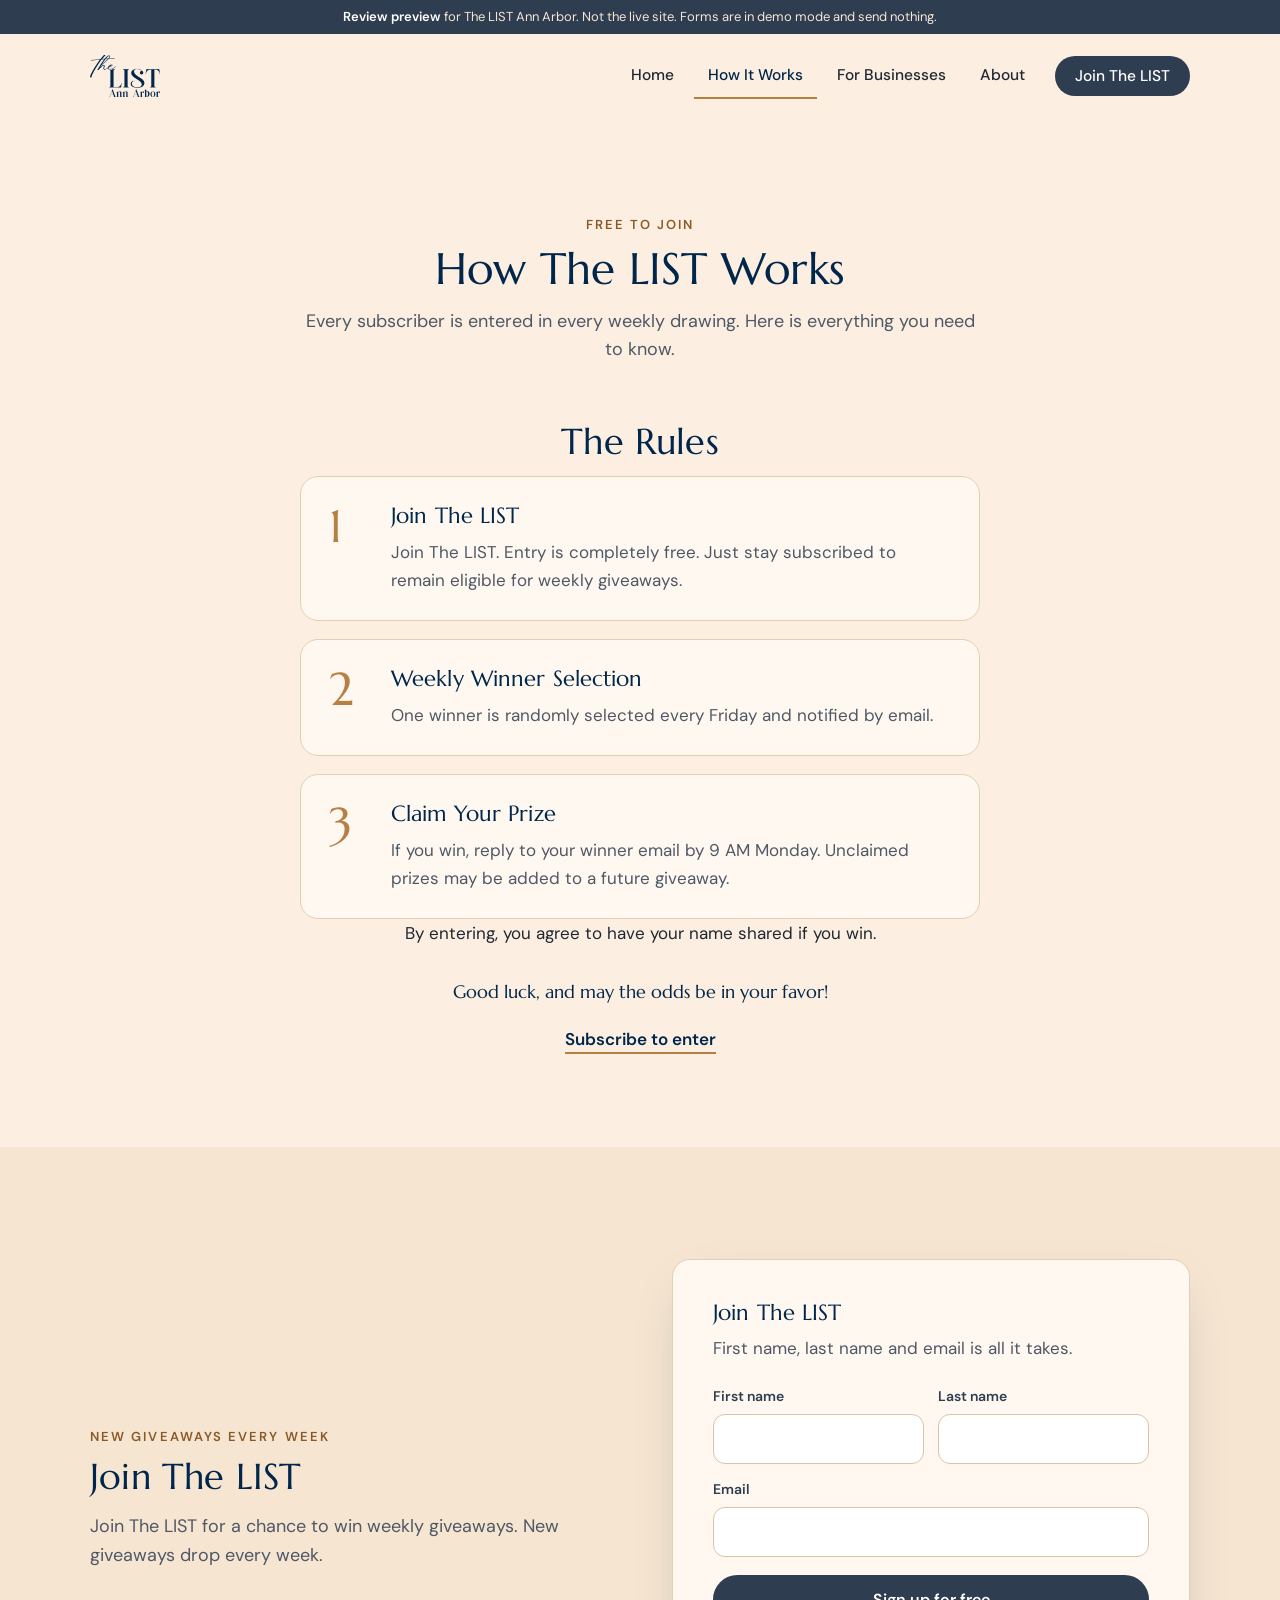
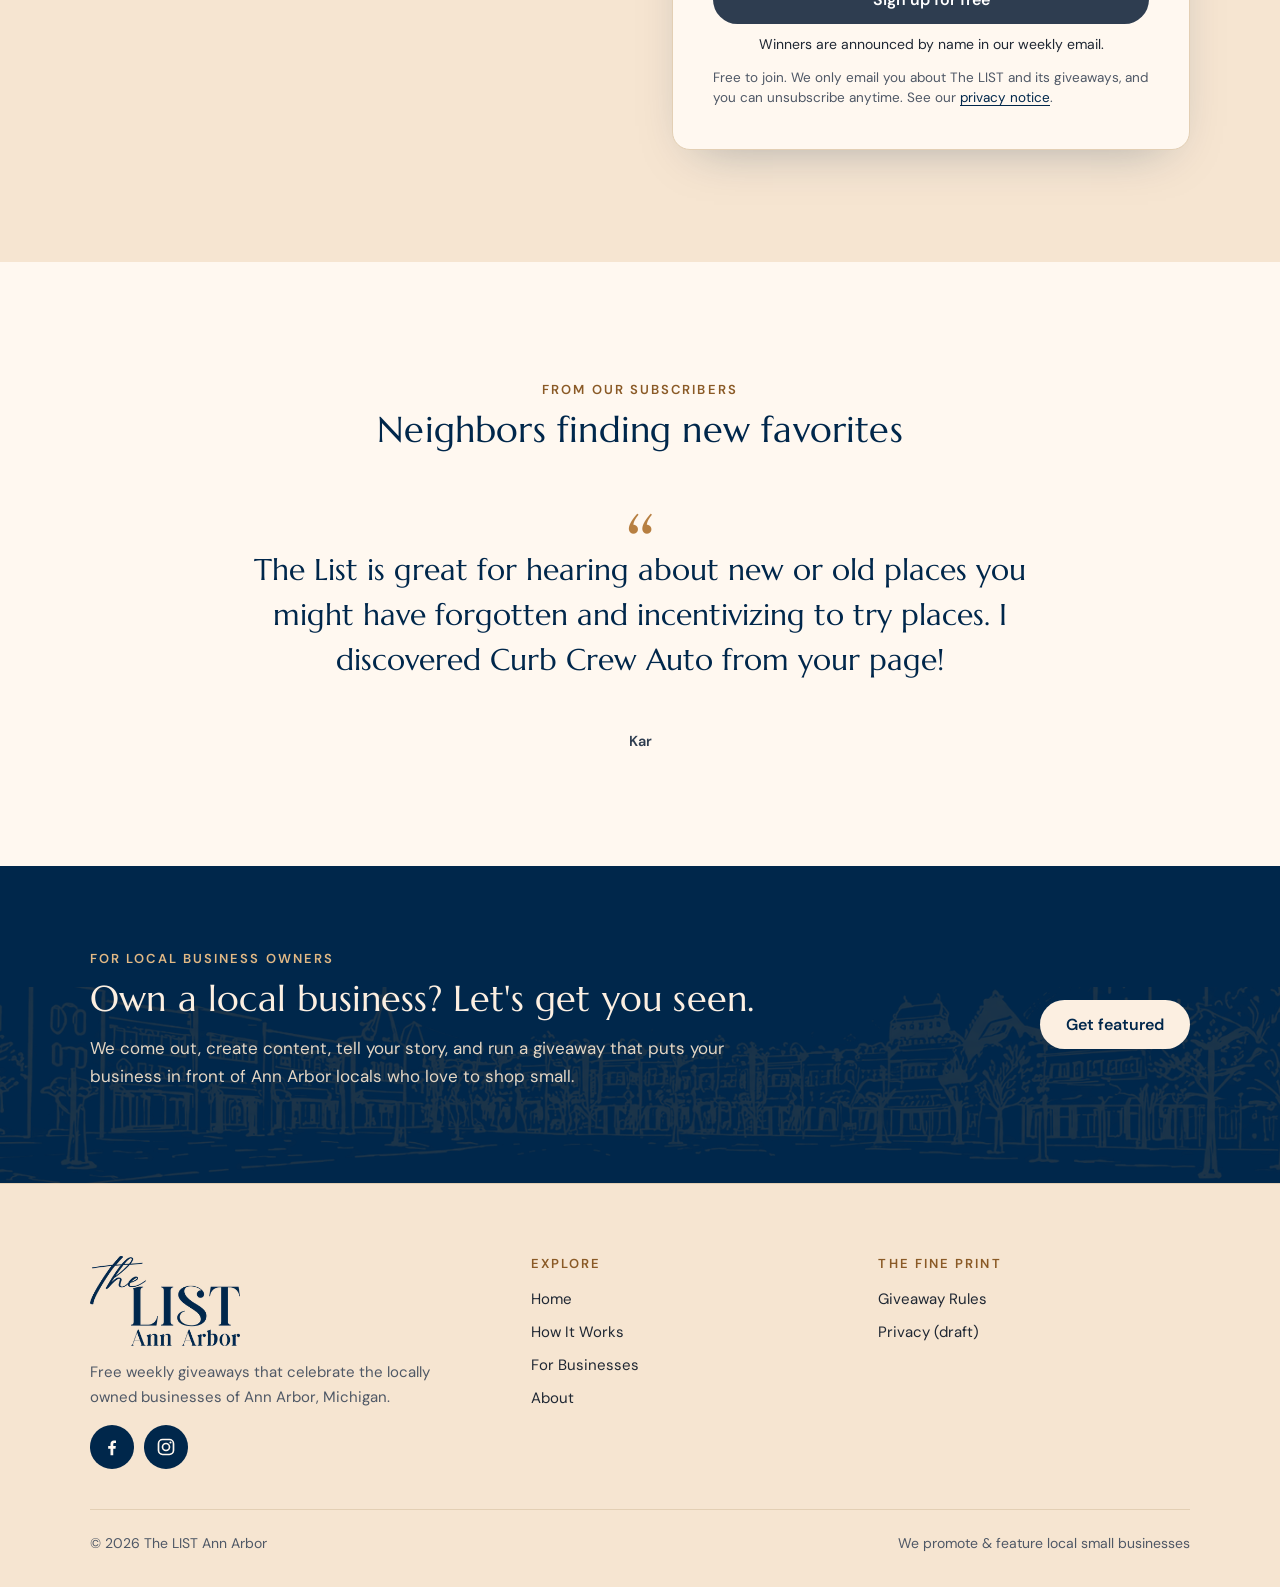
<file: how-the-list-works.html>
<!DOCTYPE html>
<html lang="en">
<head>
<meta charset="utf-8">
<meta name="viewport" content="width=device-width, initial-scale=1">
<meta name="robots" content="noindex, nofollow">
<title>How The LIST Works | Weekly Giveaway Rules | The LIST Ann Arbor</title>
<meta name="description" content="Joining The LIST Ann Arbor is free. One subscriber wins every Friday. Reply to your winner email by 9 AM Monday to claim your prize.">
<meta name="theme-color" content="#FCEFE1">
<meta property="og:type" content="website">
<meta property="og:site_name" content="The LIST Ann Arbor">
<meta property="og:title" content="How The LIST Works | Weekly Giveaway Rules | The LIST Ann Arbor">
<meta property="og:description" content="Joining The LIST Ann Arbor is free. One subscriber wins every Friday. Reply to your winner email by 9 AM Monday to claim your prize.">
<meta property="og:url" content="https://localember.github.io/the-list-ann-arbor-review/how-the-list-works.html">
<meta property="og:image" content="https://localember.github.io/the-list-ann-arbor-review/assets/img/og-the-list-ann-arbor.jpg">
<meta property="og:image:width" content="1200">
<meta property="og:image:height" content="630">
<meta property="og:image:alt" content="The LIST Ann Arbor logo above a line drawing of downtown Ann Arbor">
<meta name="twitter:card" content="summary_large_image">
<link rel="icon" type="image/png" href="assets/img/favicon-64.png">
<link rel="apple-touch-icon" href="assets/img/apple-touch-icon.png">
<link rel="preconnect" href="https://fonts.googleapis.com">
<link rel="preconnect" href="https://fonts.gstatic.com" crossorigin>
<link href="https://fonts.googleapis.com/css2?family=DM+Sans:opsz,wght@9..40,400;9..40,500;9..40,600&family=Marcellus&display=swap" rel="stylesheet">
<script>document.documentElement.className+=" js";</script>
<link rel="stylesheet" href="assets/site.css">
<script type="application/ld+json">{"@context": "https://schema.org", "@type": "Organization", "@id": "https://www.thelistannarbor.com/#organization", "name": "The LIST Ann Arbor", "alternateName": "The LIST", "url": "https://www.thelistannarbor.com/", "logo": "https://localember.github.io/the-list-ann-arbor-review/assets/img/the-list-logo-navy-560.png", "image": "https://localember.github.io/the-list-ann-arbor-review/assets/img/og-the-list-ann-arbor.jpg", "description": "A free weekly giveaway email list that features and promotes locally owned Ann Arbor businesses.", "areaServed": {"@type": "City", "name": "Ann Arbor", "containedInPlace": {"@type": "State", "name": "Michigan"}}, "founder": {"@type": "Person", "name": "Dr. Nic Mueller"}}</script>
</head>
<body>
<a class="skip" href="#main">Skip to content</a>
<div class="preview-bar"><strong>Review preview</strong> for The LIST Ann Arbor. Not the live site. Forms are in demo mode and send nothing.</div>
<header class="site-header">
  <div class="wrap header-row">
    <a class="brand" href="index.html" aria-label="The LIST Ann Arbor, home"><img src="assets/img/the-list-logo-navy-280.webp" srcset="assets/img/the-list-logo-navy-280.webp 280w, assets/img/the-list-logo-navy-560.webp 560w" sizes="70px" width="280" height="167" alt="The LIST Ann Arbor"></a>
    <button class="nav-toggle" type="button" aria-controls="site-nav" aria-expanded="false" aria-label="Open menu"><svg viewBox="0 0 24 24" aria-hidden="true"><path d="M3 6h18M3 12h18M3 18h18" stroke="currentColor" stroke-width="2" stroke-linecap="round"/></svg></button>
    <nav class="nav" id="site-nav" aria-label="Main">
      <a href="index.html">Home</a>
<a href="how-the-list-works.html" aria-current="page">How It Works</a>
<a href="for-businesses.html">For Businesses</a>
<a href="about.html">About</a>
      <a class="btn" href="index.html#join">Join The LIST</a>
    </nav>
  </div>
</header>
<main id="main">
<section class="hero-simple hero-how" aria-labelledby="h1">
  <div class="wrap narrow center">
    <span class="eyebrow">Free to join</span>
    <h1 id="h1">How The LIST Works</h1>
    <p class="lead">Every subscriber is entered in every weekly drawing. Here is everything you need to know.</p>
  </div>
</section>

<section class="section-tight" id="rules" aria-labelledby="rules-h" style="padding-top:0">
  <div class="wrap narrow">
    <h2 id="rules-h" class="center">The Rules</h2>
    <div class="rules">
      <div class="rule reveal"><span class="step-num">1</span><div><h3>Join The LIST</h3><p>Join The LIST. Entry is completely free. Just stay subscribed to remain eligible for weekly giveaways.</p></div></div>
      <div class="rule reveal"><span class="step-num">2</span><div><h3>Weekly Winner Selection</h3><p>One winner is randomly selected every Friday and notified by email.</p></div></div>
      <div class="rule reveal"><span class="step-num">3</span><div><h3>Claim Your Prize</h3><p>If you win, reply to your winner email by 9 AM Monday. Unclaimed prizes may be added to a future giveaway.</p></div></div>
    </div>
    <p class="center">By entering, you agree to have your name shared if you win.</p>
    <p class="odds center">Good luck, and may the odds be in your favor!</p>
    <p class="center"><a class="text-link" href="#subscribe">Subscribe to enter</a></p>
  </div>
</section>

<section class="section band-lo" aria-labelledby="sub-h">
  <div class="wrap split split-even">
    <div class="reveal">
      <span class="eyebrow">New giveaways every week</span>
      <h2 id="sub-h">Join The LIST</h2>
      <p class="lead">Join The LIST for a chance to win weekly giveaways. New giveaways drop every week.</p>
    </div>
    <div class="card form-card" id="subscribe">
  <div class="form-body">
    <h3>Join The LIST</h3>
    <p class="form-intro">First name, last name and email is all it takes.</p>
    <!-- LEAD FORM (consumer). PREVIEW: no action, nothing posts. At launch site.js sends this to the GHL webhook (LEAD_WEBHOOK_URL). -->
    <form data-lead-form="consumer" autocomplete="on">
      <input type="hidden" name="source" value="website-signup">
      <div class="hp" aria-hidden="true"><label>Company <input type="text" name="hp_company" tabindex="-1" autocomplete="off"></label></div>
      <div class="form-grid">
        <div class="field"><label for="subscribe-fn">First name</label><input id="subscribe-fn" name="first_name" type="text" autocomplete="given-name" required></div>
        <div class="field"><label for="subscribe-ln">Last name</label><input id="subscribe-ln" name="last_name" type="text" autocomplete="family-name" required></div>
        <div class="field full"><label for="subscribe-em">Email</label><input id="subscribe-em" name="email" type="email" autocomplete="email" inputmode="email" required></div>
      </div>
      <div class="form-actions"><button class="btn" type="submit">Sign up for free</button><p class="claim-note">Winners are announced by name in our weekly email.</p></div>
      <p class="fine">Free to join. We only email you about The LIST and its giveaways, and you can unsubscribe anytime. See our <a href="privacy.html">privacy notice</a>.</p>
    </form>
  </div>
  <div class="form-success" role="status" aria-live="polite">
    <svg viewBox="0 0 56 56" aria-hidden="true"><circle cx="28" cy="28" r="27" fill="#EEDDC1"/><path d="M17 29l7.5 7.5L40 21" fill="none" stroke="#00274B" stroke-width="3.2" stroke-linecap="round" stroke-linejoin="round"/></svg>
    <h3>You are on The LIST!</h3>
    <p>Watch your inbox on Fridays. If you win, reply to your winner email by 9 AM Monday to claim your prize.</p>
    <p class="demo-note">Preview only: this form is in demo mode and nothing was sent.</p>
  </div>
</div>
  </div>
</section>

<section class="section band-hi" aria-labelledby="quotes-h">
  <div class="wrap">
    <div class="section-head center reveal"><span class="eyebrow">From our subscribers</span><h2 id="quotes-h">Neighbors finding new favorites</h2></div>
    <figure class="quote quote-solo reveal"><blockquote><p>The List is great for hearing about new or old places you might have forgotten and incentivizing to try places. I discovered Curb Crew Auto from your page!</p></blockquote><figcaption>Kar</figcaption></figure>
  </div>
</section>

<section class="section-tight biz-band" aria-labelledby="biz-h">
  <div class="wrap biz-grid">
    <div>
      <span class="eyebrow">For local business owners</span>
      <h2 id="biz-h">Own a local business? Let's get you seen.</h2>
      <p>We come out, create content, tell your story, and run a giveaway that puts your business in front of Ann Arbor locals who love to shop small.</p>
    </div>
    <a class="btn btn-cream" href="for-businesses.html">Get featured</a>
  </div>
</section>
</main>
<footer class="site-footer">
  <div class="wrap">
    <div class="foot-grid">
      <div class="foot-brand">
        <img src="assets/img/the-list-logo-navy-280.webp" width="280" height="167" alt="The LIST Ann Arbor" loading="lazy">
        <p>Free weekly giveaways that celebrate the locally owned businesses of Ann Arbor, Michigan.</p>
        <ul class="social" aria-label="Follow The LIST Ann Arbor">
          <li><a href="https://www.facebook.com/profile.php?id=61572374563924" target="_blank" rel="noopener noreferrer" aria-label="The LIST Ann Arbor on Facebook"><svg viewBox="0 0 24 24" aria-hidden="true" focusable="false"><path fill="currentColor" d="M13.5 22v-8h2.7l.4-3.2h-3.1V8.8c0-.9.3-1.6 1.6-1.6h1.7V4.4c-.3 0-1.3-.1-2.5-.1-2.5 0-4.1 1.5-4.1 4.2v2.3H7.4V14h2.8v8z"/></svg></a></li>
          <li><a href="https://www.instagram.com/thelist_annarbor/" target="_blank" rel="noopener noreferrer" aria-label="The LIST Ann Arbor on Instagram"><svg viewBox="0 0 24 24" aria-hidden="true" focusable="false"><rect x="3" y="3" width="18" height="18" rx="5" fill="none" stroke="currentColor" stroke-width="2"/><circle cx="12" cy="12" r="4.2" fill="none" stroke="currentColor" stroke-width="2"/><circle cx="17.4" cy="6.6" r="1.3" fill="currentColor"/></svg></a></li>
        </ul>
      </div>
      <div>
        <h2>Explore</h2>
        <ul>
          <li><a href="index.html">Home</a></li>
          <li><a href="how-the-list-works.html">How It Works</a></li>
          <li><a href="for-businesses.html">For Businesses</a></li>
          <li><a href="about.html">About</a></li>
        </ul>
      </div>
      <div>
        <h2>The fine print</h2>
        <ul>
          <li><a href="how-the-list-works.html#rules">Giveaway Rules</a></li>
          <li><a href="privacy.html">Privacy (draft)</a></li>
        </ul>
        <!-- PLACEHOLDER: a contact email goes here once The LIST provides it. -->
      </div>
    </div>
    <div class="foot-bottom">
      <span>&copy; 2026 The LIST Ann Arbor</span>
      <span>We promote &amp; feature local small businesses</span>
    </div>
  </div>
</footer>
<script src="assets/site.js" defer></script>
</body>
</html>
</file>
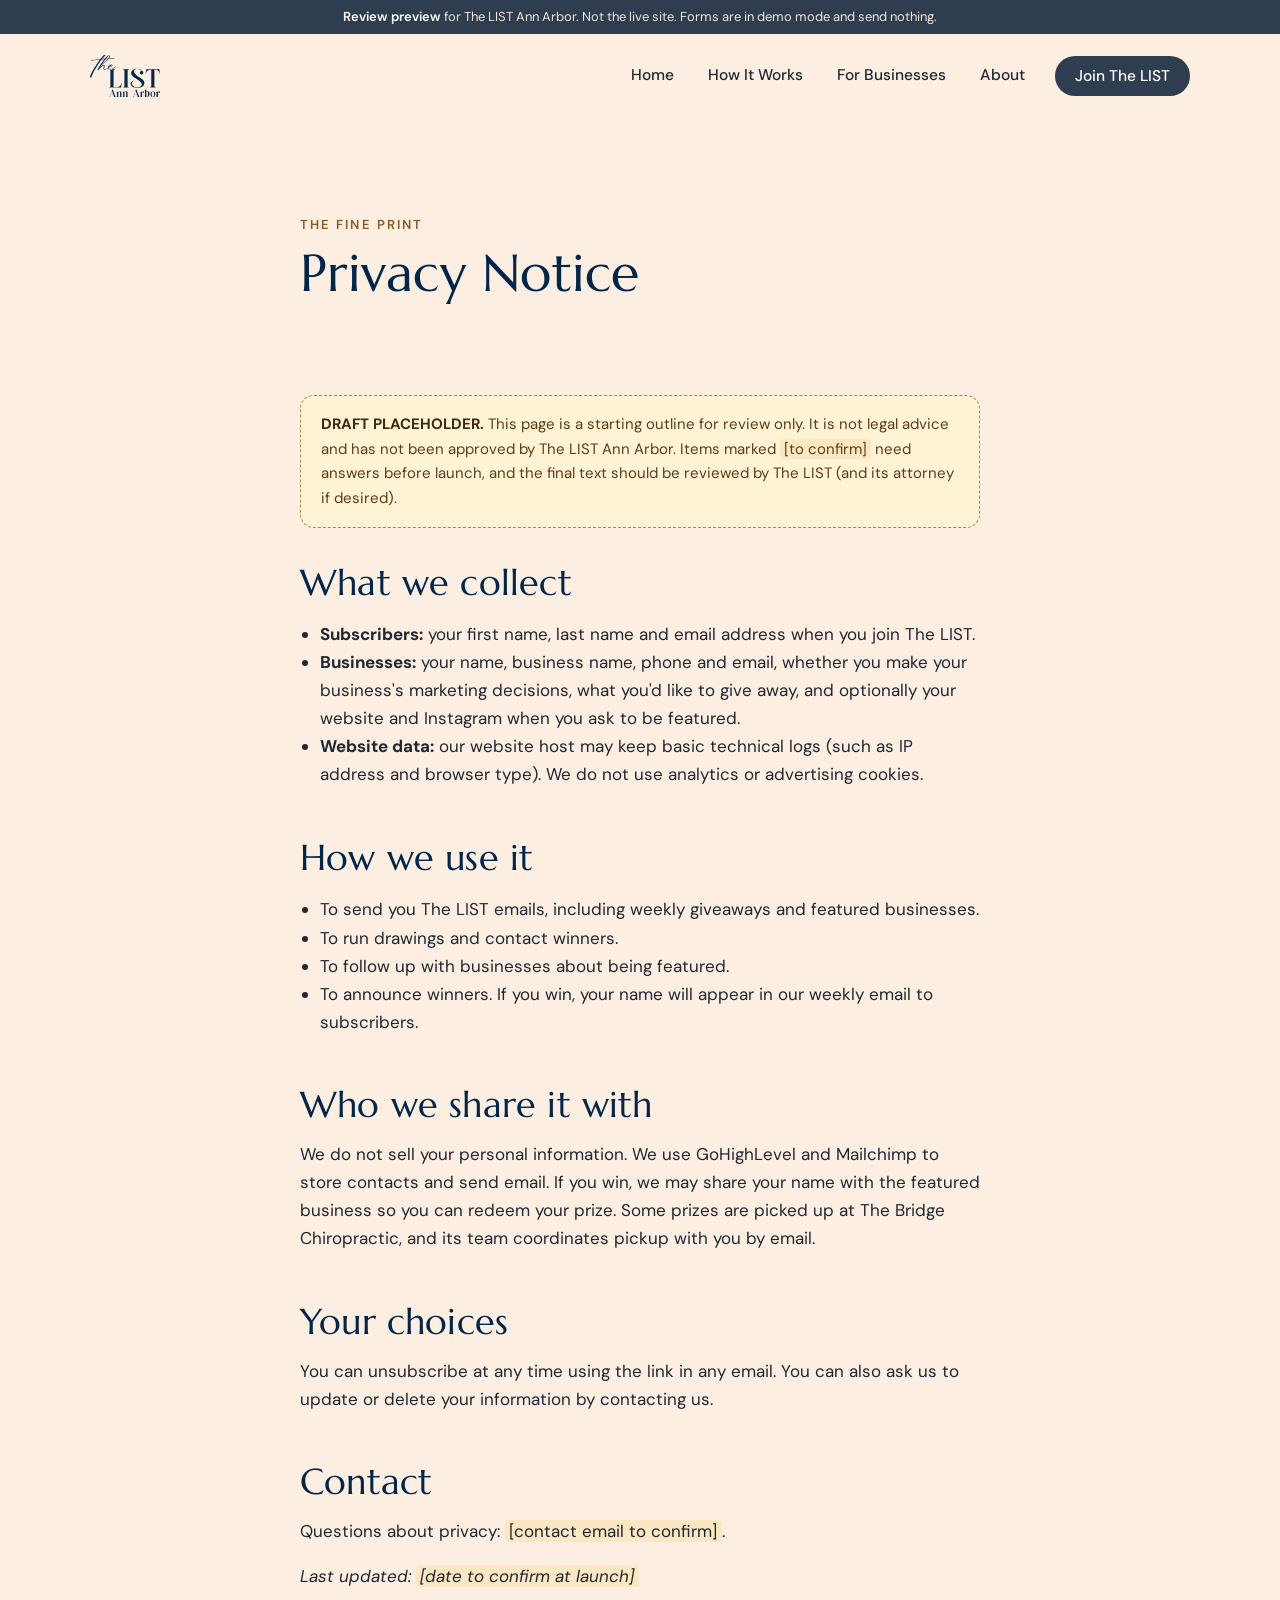
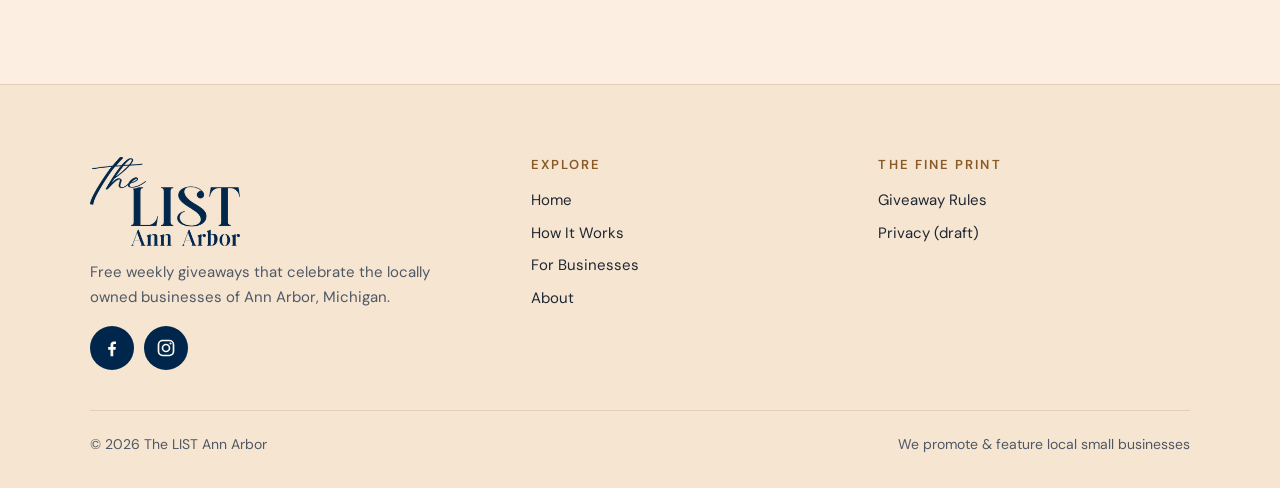
<file: privacy.html>
<!DOCTYPE html>
<html lang="en">
<head>
<meta charset="utf-8">
<meta name="viewport" content="width=device-width, initial-scale=1">
<meta name="robots" content="noindex, nofollow">
<title>Privacy Notice (Draft) | The LIST Ann Arbor</title>
<meta name="description" content="Draft privacy notice for The LIST Ann Arbor: what we collect when you join The LIST or apply as a business, how we use it, and your choices.">
<meta name="theme-color" content="#FCEFE1">
<meta property="og:type" content="website">
<meta property="og:site_name" content="The LIST Ann Arbor">
<meta property="og:title" content="Privacy Notice (Draft) | The LIST Ann Arbor">
<meta property="og:description" content="Draft privacy notice for The LIST Ann Arbor: what we collect when you join The LIST or apply as a business, how we use it, and your choices.">
<meta property="og:url" content="https://localember.github.io/the-list-ann-arbor-review/privacy.html">
<meta property="og:image" content="https://localember.github.io/the-list-ann-arbor-review/assets/img/og-the-list-ann-arbor.jpg">
<meta property="og:image:width" content="1200">
<meta property="og:image:height" content="630">
<meta property="og:image:alt" content="The LIST Ann Arbor logo above a line drawing of downtown Ann Arbor">
<meta name="twitter:card" content="summary_large_image">
<link rel="icon" type="image/png" href="assets/img/favicon-64.png">
<link rel="apple-touch-icon" href="assets/img/apple-touch-icon.png">
<link rel="preconnect" href="https://fonts.googleapis.com">
<link rel="preconnect" href="https://fonts.gstatic.com" crossorigin>
<link href="https://fonts.googleapis.com/css2?family=DM+Sans:opsz,wght@9..40,400;9..40,500;9..40,600&family=Marcellus&display=swap" rel="stylesheet">
<script>document.documentElement.className+=" js";</script>
<link rel="stylesheet" href="assets/site.css">
<script type="application/ld+json">{"@context": "https://schema.org", "@type": "Organization", "@id": "https://www.thelistannarbor.com/#organization", "name": "The LIST Ann Arbor", "alternateName": "The LIST", "url": "https://www.thelistannarbor.com/", "logo": "https://localember.github.io/the-list-ann-arbor-review/assets/img/the-list-logo-navy-560.png", "image": "https://localember.github.io/the-list-ann-arbor-review/assets/img/og-the-list-ann-arbor.jpg", "description": "A free weekly giveaway email list that features and promotes locally owned Ann Arbor businesses.", "areaServed": {"@type": "City", "name": "Ann Arbor", "containedInPlace": {"@type": "State", "name": "Michigan"}}, "founder": {"@type": "Person", "name": "Dr. Nic Mueller"}}</script>
</head>
<body>
<a class="skip" href="#main">Skip to content</a>
<div class="preview-bar"><strong>Review preview</strong> for The LIST Ann Arbor. Not the live site. Forms are in demo mode and send nothing.</div>
<header class="site-header">
  <div class="wrap header-row">
    <a class="brand" href="index.html" aria-label="The LIST Ann Arbor, home"><img src="assets/img/the-list-logo-navy-280.webp" srcset="assets/img/the-list-logo-navy-280.webp 280w, assets/img/the-list-logo-navy-560.webp 560w" sizes="70px" width="280" height="167" alt="The LIST Ann Arbor"></a>
    <button class="nav-toggle" type="button" aria-controls="site-nav" aria-expanded="false" aria-label="Open menu"><svg viewBox="0 0 24 24" aria-hidden="true"><path d="M3 6h18M3 12h18M3 18h18" stroke="currentColor" stroke-width="2" stroke-linecap="round"/></svg></button>
    <nav class="nav" id="site-nav" aria-label="Main">
      <a href="index.html">Home</a>
<a href="how-the-list-works.html">How It Works</a>
<a href="for-businesses.html">For Businesses</a>
<a href="about.html">About</a>
      <a class="btn" href="index.html#join">Join The LIST</a>
    </nav>
  </div>
</header>
<main id="main">
<section class="hero-simple" aria-labelledby="h1" style="padding-bottom:0">
  <div class="wrap narrow"><span class="eyebrow">The fine print</span><h1 id="h1">Privacy Notice</h1></div>
</section>
<section class="section-tight legal">
  <!-- DRAFT LEGAL PLACEHOLDER. Not final. -->
  <div class="wrap narrow">
    <div class="draft-flag"><strong>DRAFT PLACEHOLDER.</strong> This page is a starting outline for review only. It is not legal advice and has not been approved by The LIST Ann Arbor. Items marked <span class="tbd">[to confirm]</span> need answers before launch, and the final text should be reviewed by The LIST (and its attorney if desired).</div>
    <h2>What we collect</h2>
    <ul>
      <li><strong>Subscribers:</strong> your first name, last name and email address when you join The LIST.</li>
      <li><strong>Businesses:</strong> your name, business name, phone and email, whether you make your business's marketing decisions, what you'd like to give away, and optionally your website and Instagram when you ask to be featured.</li>
      <li><strong>Website data:</strong> our website host may keep basic technical logs (such as IP address and browser type). We do not use analytics or advertising cookies.</li>
    </ul>
    <h2>How we use it</h2>
    <ul>
      <li>To send you The LIST emails, including weekly giveaways and featured businesses.</li>
      <li>To run drawings and contact winners.</li>
      <li>To follow up with businesses about being featured.</li>
      <li>To announce winners. If you win, your name will appear in our weekly email to subscribers.</li>
    </ul>
    <h2>Who we share it with</h2>
    <p>We do not sell your personal information. We use GoHighLevel and Mailchimp to store contacts and send email. If you win, we may share your name with the featured business so you can redeem your prize. Some prizes are picked up at The Bridge Chiropractic, and its team coordinates pickup with you by email.</p>
    <h2>Your choices</h2>
    <p>You can unsubscribe at any time using the link in any email. You can also ask us to update or delete your information by contacting us.</p>
    <h2>Contact</h2>
    <p>Questions about privacy: <span class="tbd">[contact email to confirm]</span>.</p>
    <p><em>Last updated: <span class="tbd">[date to confirm at launch]</span></em></p>
  </div>
</section>
</main>
<footer class="site-footer">
  <div class="wrap">
    <div class="foot-grid">
      <div class="foot-brand">
        <img src="assets/img/the-list-logo-navy-280.webp" width="280" height="167" alt="The LIST Ann Arbor" loading="lazy">
        <p>Free weekly giveaways that celebrate the locally owned businesses of Ann Arbor, Michigan.</p>
        <ul class="social" aria-label="Follow The LIST Ann Arbor">
          <li><a href="https://www.facebook.com/profile.php?id=61572374563924" target="_blank" rel="noopener noreferrer" aria-label="The LIST Ann Arbor on Facebook"><svg viewBox="0 0 24 24" aria-hidden="true" focusable="false"><path fill="currentColor" d="M13.5 22v-8h2.7l.4-3.2h-3.1V8.8c0-.9.3-1.6 1.6-1.6h1.7V4.4c-.3 0-1.3-.1-2.5-.1-2.5 0-4.1 1.5-4.1 4.2v2.3H7.4V14h2.8v8z"/></svg></a></li>
          <li><a href="https://www.instagram.com/thelist_annarbor/" target="_blank" rel="noopener noreferrer" aria-label="The LIST Ann Arbor on Instagram"><svg viewBox="0 0 24 24" aria-hidden="true" focusable="false"><rect x="3" y="3" width="18" height="18" rx="5" fill="none" stroke="currentColor" stroke-width="2"/><circle cx="12" cy="12" r="4.2" fill="none" stroke="currentColor" stroke-width="2"/><circle cx="17.4" cy="6.6" r="1.3" fill="currentColor"/></svg></a></li>
        </ul>
      </div>
      <div>
        <h2>Explore</h2>
        <ul>
          <li><a href="index.html">Home</a></li>
          <li><a href="how-the-list-works.html">How It Works</a></li>
          <li><a href="for-businesses.html">For Businesses</a></li>
          <li><a href="about.html">About</a></li>
        </ul>
      </div>
      <div>
        <h2>The fine print</h2>
        <ul>
          <li><a href="how-the-list-works.html#rules">Giveaway Rules</a></li>
          <li><a href="privacy.html">Privacy (draft)</a></li>
        </ul>
        <!-- PLACEHOLDER: a contact email goes here once The LIST provides it. -->
      </div>
    </div>
    <div class="foot-bottom">
      <span>&copy; 2026 The LIST Ann Arbor</span>
      <span>We promote &amp; feature local small businesses</span>
    </div>
  </div>
</footer>
<script src="assets/site.js" defer></script>
</body>
</html>
</file>
<file: assets/site.css>
/* The List Ann Arbor | review preview stylesheet (Local Ember) */
:root{
  --cream:#FCEFE1; --cream-hi:#FFF8F0; --cream-lo:#F6E5D1;
  --navy:#00274B; --slate:#2E3D50; --gold:#B77F41; --gold-text:#8A5A26; --tan:#EEDDC1;
  --ink:#1F2733; --muted:#4F5866; --line:#E3CFB4;
  --radius:18px; --shadow:0 18px 50px -24px rgba(0,39,75,.35);
  --wrap:1180px; --pad:clamp(20px,5vw,40px);
  --serif:"Marcellus",Georgia,"Times New Roman",serif;
  --sans:"DM Sans",system-ui,-apple-system,"Segoe UI",Roboto,Arial,sans-serif;
  /* Three heading sizes for the whole preview, plus body. Do not add a one-off size. */
  --fs-h1:clamp(36px,2.1vw + 28px,52px);
  --fs-h2:clamp(28px,1.1vw + 22px,36px);
  --fs-h3:clamp(20px,0.35vw + 18px,23px);
  --fs-eyebrow:13px;
}
*,*::before,*::after{box-sizing:border-box}
html{-webkit-text-size-adjust:100%;scroll-behavior:smooth;scroll-padding-top:96px}
body{margin:0;background:var(--cream);color:var(--ink);font:400 17px/1.65 var(--sans);overflow-x:hidden}
img{max-width:100%;height:auto;display:block}
a{color:var(--navy);text-underline-offset:3px}
a:hover{color:var(--gold-text)}
:focus-visible{outline:3px solid var(--gold);outline-offset:3px;border-radius:6px}
h1,h2,h3{font-family:var(--serif);font-weight:400;color:var(--navy);line-height:1.15;margin:0 0 .4em;letter-spacing:.005em;text-wrap:balance}
h1{font-size:var(--fs-h1)}
h2{font-size:var(--fs-h2)}
h3{font-size:var(--fs-h3)}
p{margin:0 0 1em}
.wrap{max-width:var(--wrap);margin:0 auto;padding:0 var(--pad)}
.narrow{max-width:760px}
.center{text-align:center}
.eyebrow,.person .role{display:inline-block;font-family:var(--sans);font-weight:600;font-size:var(--fs-eyebrow);line-height:1.3;letter-spacing:.16em;text-transform:uppercase;color:var(--gold-text);margin:0 0 10px}
.lead{font-size:18px;font-weight:400;line-height:1.6;color:var(--muted);max-width:62ch;margin-top:0}
.center .lead{margin-left:auto;margin-right:auto}
.skip{position:absolute;left:-999px;top:0;background:var(--navy);color:#fff;padding:10px 16px;z-index:100}
.skip:focus{left:12px;top:12px}
.sr-only{position:absolute;width:1px;height:1px;overflow:hidden;clip:rect(0 0 0 0);white-space:nowrap}

/* review bar */
.preview-bar{background:var(--slate);color:#F3E6D6;font-size:13px;line-height:1.4;text-align:center;padding:8px var(--pad)}
.preview-bar strong{color:#fff;font-weight:600}

/* header */
.site-header{position:sticky;top:0;z-index:50;background:rgba(252,239,225,.94);backdrop-filter:saturate(1.2) blur(8px);-webkit-backdrop-filter:saturate(1.2) blur(8px);border-bottom:1px solid transparent;transition:border-color .2s}
.site-header.is-stuck{border-bottom-color:var(--line)}
.header-row{display:flex;align-items:center;justify-content:space-between;gap:20px;min-height:84px;padding-top:14px;padding-bottom:14px}
.brand{display:block;flex:none}
.brand img{width:70px;height:auto}
.nav{display:flex;align-items:center;gap:6px}
.nav a{font-size:15.5px;font-weight:500;color:var(--ink);text-decoration:none;padding:10px 14px;border-radius:999px;white-space:nowrap}
.nav a:hover{color:var(--navy);background:rgba(238,221,193,.6)}
.nav a[aria-current="page"]{color:var(--navy);box-shadow:inset 0 -2px 0 var(--gold);border-radius:0}
.nav .btn{margin-left:10px;padding:11px 20px}
.nav-toggle{display:none}

/* buttons */
.btn{display:inline-flex;align-items:center;justify-content:center;gap:8px;font:600 16px/1.2 var(--sans);background:var(--slate);color:#fff;border:0;border-radius:999px;padding:15px 26px;text-decoration:none;cursor:pointer;transition:background .2s,transform .2s,box-shadow .2s}
.btn:hover{background:var(--navy);color:#fff;transform:translateY(-1px);box-shadow:0 10px 24px -12px rgba(0,39,75,.6)}
.nav .btn,.nav .btn:hover{color:#fff}
.btn-gold{background:var(--gold);color:#fff}
.btn-gold:hover{background:#9E6A33}
.btn-cream{background:var(--cream);color:var(--navy)}
.btn-cream:hover{background:#fff;color:var(--navy)}
.text-link{font-weight:600;color:var(--navy);text-decoration:none;border-bottom:2px solid var(--gold);padding-bottom:2px}
.text-link:hover{color:var(--gold-text)}

/* sections */
.section{padding:clamp(64px,9vw,112px) 0}
.section-tight{padding:clamp(48px,6vw,80px) 0}
.band-lo{background:var(--cream-lo)}
.band-hi{background:var(--cream-hi)}
.section-head{margin-bottom:clamp(32px,4vw,52px)}

/* hero */
.hero{padding:clamp(40px,6vw,80px) 0 0;position:relative}
.hero-grid{display:grid;grid-template-columns:1.08fr .92fr;gap:clamp(32px,5vw,72px);align-items:center}
.hero h1,.hero-simple h1{margin-bottom:.28em}
.hero-home{grid-template-areas:"text form" "ticks form";row-gap:0}
.hero-home .hero-text{grid-area:text;align-self:end}
.hero-home .hero-ticks{grid-area:ticks;align-self:start;margin-top:4px}
.hero-home .form-card{grid-area:form}
.ticks{list-style:none;margin:26px 0 0;padding:0;display:grid;gap:12px}
.ticks li{display:flex;align-items:center;gap:12px;font-weight:500}
.ticks svg{flex:none;width:26px;height:26px}
.skyline{margin-top:clamp(20px,3vw,36px);position:relative;overflow:hidden}
.skyline img{width:100%;max-width:1180px;margin:0 auto}
.skyline-caption{border-top:1px solid var(--gold);max-width:760px;margin:0 auto;padding:16px var(--pad) 0;text-align:center;font:600 12.5px/1.4 var(--sans);letter-spacing:.2em;text-transform:uppercase;color:var(--navy)}
.hero-simple{padding:clamp(48px,7vw,96px) 0 clamp(24px,3vw,40px)}
/* How It Works hero only: about 8px under the shared h1 (TL-2026-11-02c scale). */
.hero-how h1{font-size:calc(var(--fs-h1) - 8px)}

/* cards + forms */
.card{background:var(--cream-hi);border:1px solid var(--line);border-radius:var(--radius);box-shadow:var(--shadow);padding:clamp(24px,3.4vw,40px)}
.form-card h2,.form-card h3{font-size:var(--fs-h3)}
.form-card .form-intro{color:var(--muted);margin-bottom:22px}
.form-grid{display:grid;grid-template-columns:1fr 1fr;gap:14px 14px}
.form-grid .full{grid-column:1/-1}
.field label{display:block;font-size:14px;font-weight:600;color:var(--slate);margin:0 0 6px}
.field .opt{font-weight:400;color:var(--muted)}
.field input{width:100%;font:400 16px/1.3 var(--sans);color:var(--ink);background:#fff;border:1.5px solid #D9C4A6;border-radius:12px;padding:13px 14px;min-height:50px;transition:border-color .2s,box-shadow .2s}
.field input:focus,.field textarea:focus{outline:none;border-color:var(--slate);box-shadow:0 0 0 4px rgba(46,61,80,.14)}
.field input:user-invalid,.field textarea:user-invalid{border-color:#B3261E}
.field textarea{width:100%;font:400 16px/1.45 var(--sans);color:var(--ink);background:#fff;border:1.5px solid #D9C4A6;border-radius:12px;padding:13px 14px;min-height:96px;resize:vertical}
.field .help{margin:0 0 8px;font-size:13.5px;font-weight:400;line-height:1.45;color:var(--muted)}
.choice{border:0;margin:0;padding:0;min-width:0}
.choice legend{font-size:14px;font-weight:600;color:var(--slate);padding:0;margin:0 0 6px}
.choices{display:flex;gap:22px;flex-wrap:wrap}
.choices label{display:inline-flex;align-items:center;gap:8px;margin:0;font-size:16px;font-weight:500;cursor:pointer}
.choices input{width:18px;height:18px;min-height:0;padding:0;margin:0;border:0;box-shadow:none;background:transparent;accent-color:var(--navy)}
.form-actions{margin-top:18px}
.form-actions .btn{width:100%}
.form-actions .claim-note{margin:10px 0 0;font-size:14px;line-height:1.45;color:var(--ink);text-align:center}
.fine{font-size:13.5px;color:var(--muted);margin:14px 0 0;line-height:1.5}
.hp{position:absolute;left:-5000px;width:1px;height:1px;overflow:hidden}
.form-success{display:none;text-align:center;padding:12px 4px}
.form-success svg{width:56px;height:56px;margin:0 auto 12px}
.form-success h3{margin-bottom:.4em}
.form-success p{color:var(--muted);margin-bottom:.4em}
.form-success .demo-note{font-size:13px;color:var(--gold-text);margin-top:10px}
.is-sent .form-body{display:none}
.is-sent .form-success{display:block}

/* steps */
.steps{display:grid;grid-template-columns:repeat(3,1fr);gap:clamp(18px,2.4vw,28px);counter-reset:s}
.step{background:var(--cream-hi);border:1px solid var(--line);border-radius:var(--radius);padding:30px 28px 28px;position:relative}
.step-num{font:400 54px/1 var(--serif);color:var(--gold);display:block;margin-bottom:14px}
.step h3{margin-bottom:.4em}
.step p{color:var(--muted);margin:0}
.steps-foot{margin-top:34px}

/* rules list */
.rules{display:grid;gap:18px;margin-top:8px}
.rule{display:grid;grid-template-columns:auto 1fr;gap:22px;align-items:start;background:var(--cream-hi);border:1px solid var(--line);border-radius:var(--radius);padding:26px 28px}
.rule .step-num{margin:0;font-size:46px;min-width:40px}
.rule h3{margin-bottom:.4em}
.rule p{margin:0;color:var(--muted)}
.odds{font-family:var(--serif);font-size:18px;font-weight:400;color:var(--navy);margin-top:30px}

/* featured strip */
.featured{display:grid;grid-template-columns:repeat(4,minmax(0,1fr));gap:20px}
.feature{background:var(--cream-hi);border:1px solid var(--line);border-radius:var(--radius);overflow:hidden;display:flex;flex-direction:column;min-width:0}
.feature-art{aspect-ratio:4/3;background:#fff;position:relative;min-width:0;overflow:hidden}
.feature-art img{position:absolute;inset:0;width:100%;height:100%;object-fit:contain}
.feature-art svg{width:68px;height:68px}
.chip{position:absolute;top:12px;left:12px;background:rgba(255,248,240,.92);color:var(--gold-text);font:600 11.5px/1 var(--sans);letter-spacing:.12em;text-transform:uppercase;padding:7px 10px;border-radius:999px}
.feature-body{padding:20px 20px 22px}
.feature-body h3{margin-bottom:.4em}
.feature-body p{margin:0;font-size:15px;color:var(--muted)}
.placeholder-note{margin-top:26px;font-size:14px;color:var(--muted);font-style:italic}

/* testimonials */
.quotes{display:grid;grid-template-columns:repeat(3,1fr);gap:clamp(18px,2.4vw,28px)}
.quote{margin:0;background:var(--cream-hi);border:1px solid var(--line);border-radius:var(--radius);padding:34px 30px 28px;display:flex;flex-direction:column}
.quote::before{content:"\201C";font:400 96px/1 var(--serif);color:var(--gold);display:block;height:46px;margin-top:-6px}
.quote blockquote{margin:0 0 18px;font:400 20px/1.5 var(--serif);color:var(--navy);flex:1}
.quote figcaption{font-size:14.5px;font-weight:600;color:var(--slate)}
.quote-solo{max-width:820px;margin:0 auto;text-align:center;background:none;border:0;padding:0}
.quote-solo::before{margin:0 auto}
.quote-solo blockquote{font-size:clamp(23px,2.6vw,30px)}

/* split + people */
.split{display:grid;grid-template-columns:.8fr 1.2fr;gap:clamp(28px,5vw,72px);align-items:center}
.split-even{grid-template-columns:1fr 1fr}
.portrait{border-radius:var(--radius);overflow:hidden;box-shadow:var(--shadow);background:var(--tan);aspect-ratio:1/1;max-width:420px}
.portrait img{width:100%;height:100%;object-fit:cover}
.people{display:grid;grid-template-columns:1fr 1fr;gap:clamp(20px,3vw,36px)}
.person{background:var(--cream-hi);border:1px solid var(--line);border-radius:var(--radius);padding:clamp(22px,3vw,34px);display:flex;flex-direction:column;gap:20px}
.person .portrait{max-width:none;width:100%;aspect-ratio:4/3.4;box-shadow:none}
.person h3{margin-bottom:.4em}
.person .sub{font-size:15px;color:var(--muted);margin-bottom:12px}
.person p{color:var(--ink)}
.monogram{display:grid;place-items:center;text-align:center;background:radial-gradient(circle at 30% 25%,#F6E7D2,#E9D3B3)}
.monogram span{font:400 120px/1 var(--serif);color:var(--navy);opacity:.85}
.monogram small{display:block;font:600 12px/1 var(--sans);letter-spacing:.16em;text-transform:uppercase;color:var(--gold-text);margin-top:10px}

/* business band */
.biz-band{background:var(--navy);color:#F3E6D6;position:relative;overflow:hidden}
.biz-band::after{content:"";position:absolute;inset:auto 0 0 0;height:62%;background:url(img/ann-arbor-drawing-1600.webp) center bottom/min(1400px,140%) auto no-repeat;opacity:.16;pointer-events:none}
.biz-band .wrap{position:relative;z-index:1}
.biz-band h2{color:var(--cream)}
.biz-band .eyebrow{color:#E2B985}
.biz-band p{color:#E4D6C4;max-width:58ch}
.biz-grid{display:flex;align-items:center;justify-content:space-between;gap:28px 48px;flex-wrap:wrap}

/* includes */
.includes{display:grid;grid-template-columns:repeat(3,1fr);gap:22px}
.include{border-top:2px solid var(--gold);padding-top:20px}
.include p{color:var(--muted);margin:0}
.hero-art{margin:0}
.hero-art img{width:100%;height:auto}
.as-seen{padding:8px 0 clamp(28px,4vw,48px)}
.as-seen-row{display:flex;align-items:center;justify-content:center;gap:14px 22px;flex-wrap:wrap}
.as-seen-label{margin:0;font:600 12.5px/1 var(--sans);letter-spacing:.18em;text-transform:uppercase;color:var(--navy)}
.as-seen a{display:inline-flex;line-height:0}
.as-seen img{height:36px;width:auto}

/* legal drafts */
.draft-flag{background:#FFF3D6;border:1.5px dashed var(--gold);border-radius:14px;padding:16px 20px;color:#5C3D17;font-size:15px;margin-bottom:34px}
.draft-flag strong{color:#3E290E}
.legal h2{margin-top:1.35em}
.legal h2:first-of-type{margin-top:0}
.legal p,.legal li{color:var(--ink)}
.legal ul{padding-left:1.2em}
.tbd{background:#FBE7C2;padding:0 .25em;border-radius:4px}

/* footer */
.site-footer{background:var(--cream-lo);border-top:1px solid var(--line);padding:clamp(48px,6vw,72px) 0 32px;font-size:15px}
.foot-grid{display:grid;grid-template-columns:1.3fr 1fr 1fr;gap:36px}
.foot-brand img{width:150px;margin-bottom:14px}
.foot-brand p{color:var(--muted);max-width:34ch}
.site-footer h2{font-family:var(--sans);font-weight:600;font-size:var(--fs-eyebrow);line-height:1.3;letter-spacing:.16em;text-transform:uppercase;color:var(--gold-text);margin:0 0 14px}
.site-footer ul{list-style:none;margin:0;padding:0;display:grid;gap:8px}
.site-footer a{color:var(--ink);text-decoration:none}
.site-footer a:hover{color:var(--navy);text-decoration:underline}
.site-footer .social{display:flex;gap:10px;margin-top:16px}
.site-footer .social a{display:inline-flex;align-items:center;justify-content:center;width:44px;height:44px;border-radius:999px;background:var(--navy);color:var(--cream-hi);transition:background .2s,transform .2s}
.site-footer .social a:hover{background:var(--gold);color:#fff;text-decoration:none;transform:translateY(-1px)}
.site-footer .social svg{width:20px;height:20px}
.foot-bottom{margin-top:40px;padding-top:22px;border-top:1px solid var(--line);display:flex;justify-content:space-between;gap:12px;flex-wrap:wrap;color:var(--muted);font-size:14px}

/* reveal (progressive) */
.js .reveal{opacity:0;transform:translateY(14px);transition:opacity .7s ease,transform .7s ease}
.js .reveal.is-in{opacity:1;transform:none}
@media (prefers-reduced-motion:reduce){html{scroll-behavior:auto}.js .reveal{opacity:1;transform:none;transition:none}.btn{transition:none}}

/* ---------- responsive ---------- */
@media (max-width:1020px){
  .featured{grid-template-columns:repeat(2,minmax(0,1fr))}
  .quotes{grid-template-columns:1fr;max-width:640px;margin:0 auto}
}
@media (max-width:900px){
  .hero-grid,.split{grid-template-columns:1fr}
  .hero-home{grid-template-areas:"text" "form" "ticks";row-gap:28px}
  .hero-home .hero-ticks{margin:0 auto;max-width:360px}
  .steps,.includes{grid-template-columns:1fr}
  .people{grid-template-columns:1fr}
  .foot-grid{grid-template-columns:1fr 1fr}
  .foot-brand{grid-column:1/-1}
  .portrait{max-width:360px}
}
@media (max-width:880px){
  .js .nav-toggle{display:inline-flex;align-items:center;justify-content:center;width:48px;height:48px;border-radius:12px;border:1px solid var(--line);background:var(--cream-hi);color:var(--navy);cursor:pointer}
  .nav-toggle svg{width:24px;height:24px}
  .js .nav{position:absolute;left:0;right:0;top:100%;flex-direction:column;align-items:stretch;gap:2px;background:var(--cream);border-bottom:1px solid var(--line);padding:10px var(--pad) 22px;box-shadow:0 20px 30px -20px rgba(0,39,75,.3);display:none}
  .js .nav.is-open{display:flex}
  .js .nav a{padding:14px 6px;border-radius:0;border-bottom:1px solid var(--line);font-size:17px}
  .js .nav a[aria-current="page"]{box-shadow:none;color:var(--gold-text)}
  .js .nav .btn{margin:14px 0 0;border-bottom:0;padding:15px 20px;border-radius:999px}
  html:not(.js) .header-row{flex-wrap:wrap;padding:12px 0}
  html:not(.js) .nav{flex-wrap:wrap}
}
@media (max-width:560px){
  body{font-size:16.5px}
  .header-row{min-height:72px;padding-top:12px;padding-bottom:12px}
  .brand img{width:70px}
  .form-grid{grid-template-columns:1fr}
  .featured{grid-template-columns:minmax(0,1fr) minmax(0,1fr);gap:12px}
  .feature-body{padding:14px 14px 16px}
  .feature-body p{font-size:13.5px}
  .feature-art svg{width:48px;height:48px}
  .chip{top:8px;left:8px;font-size:10px;padding:6px 8px}
  .rule{grid-template-columns:1fr;gap:6px;padding:22px}
  .foot-grid{grid-template-columns:1fr 1fr;gap:28px}
  .biz-grid .btn{width:100%}
  .hero-ctas .btn{width:100%}
  .skyline-caption{font-size:11px;letter-spacing:.14em}
  .quote{padding:28px 22px 22px}
  .quote blockquote{font-size:19px}
  .monogram span{font-size:96px}
  .skyline img{width:140%;max-width:none;margin-left:-38%}
  .step{display:grid;grid-template-columns:44px 1fr;column-gap:14px;padding:22px 20px}
  .step .step-num{grid-row:1/3;font-size:44px;margin:0}
  .split .portrait{aspect-ratio:5/4}
  .split .portrait img{object-position:50% 30%}
}
</file>
